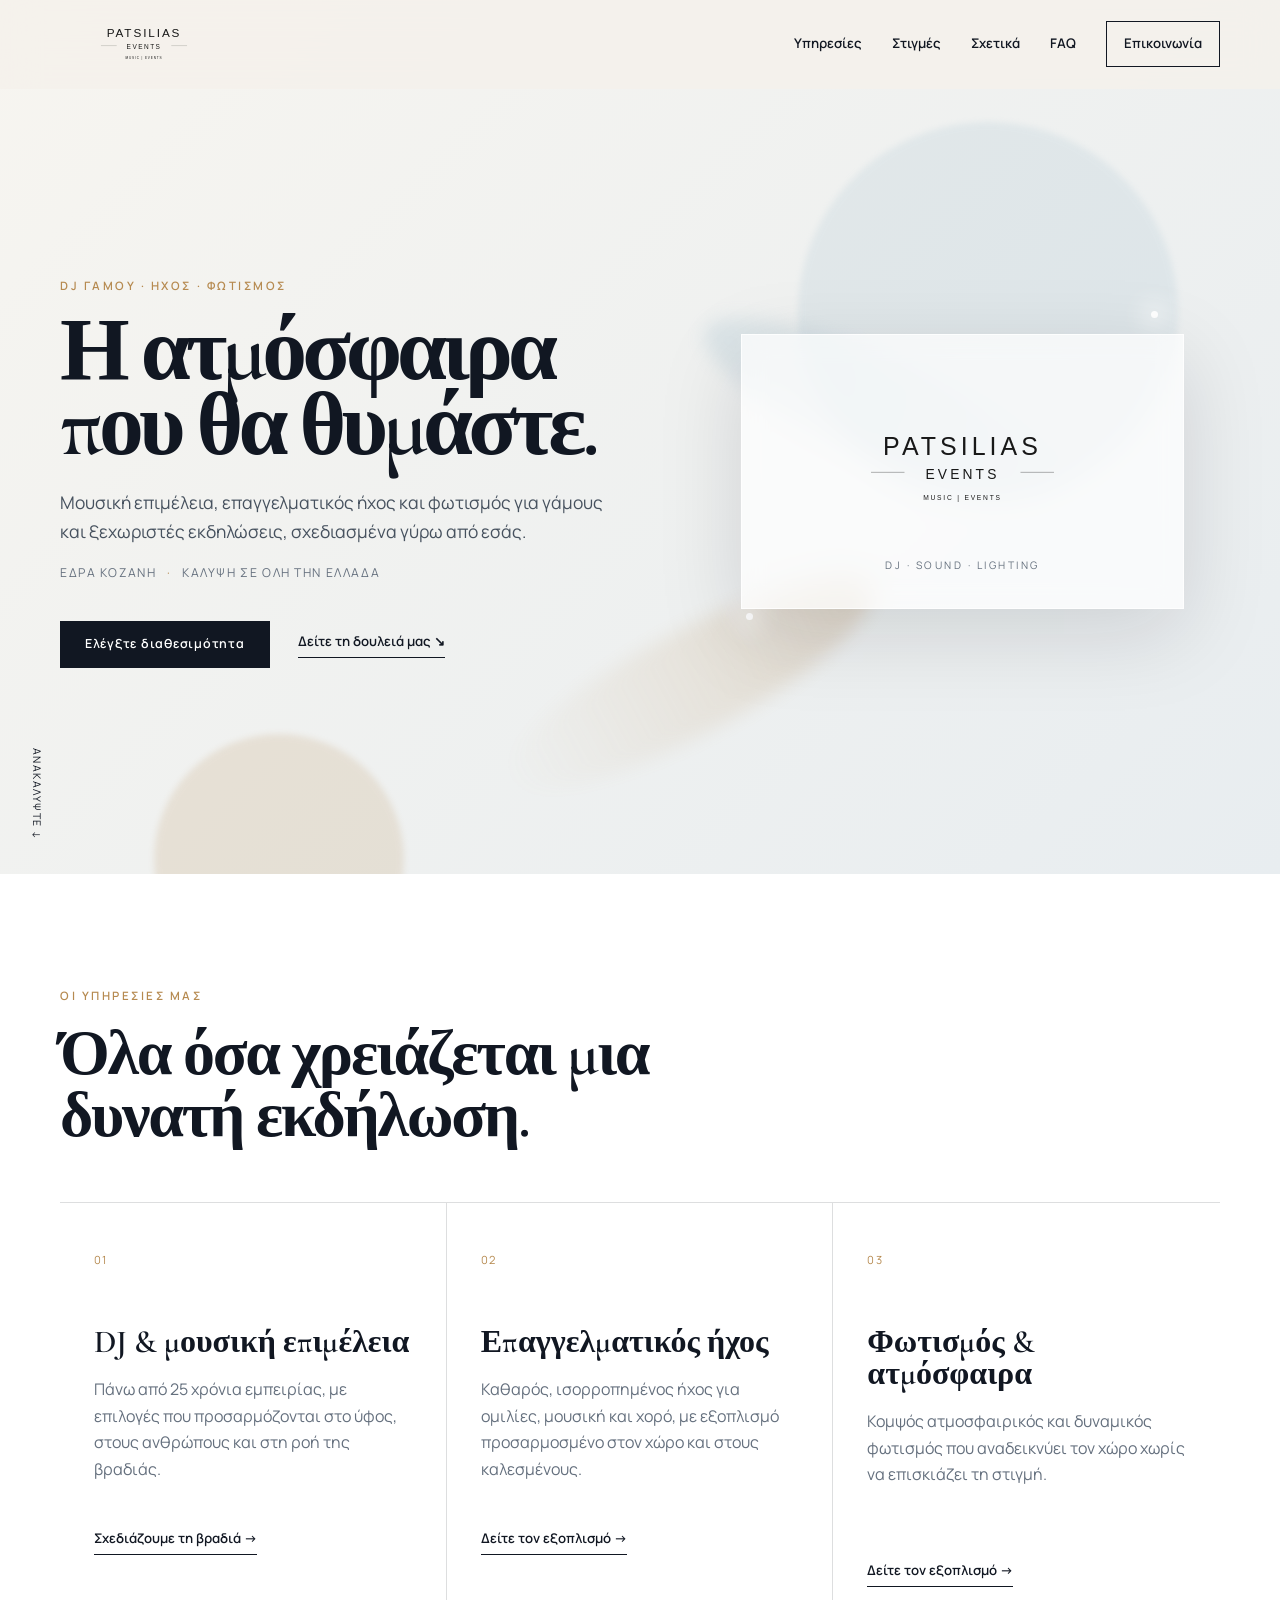
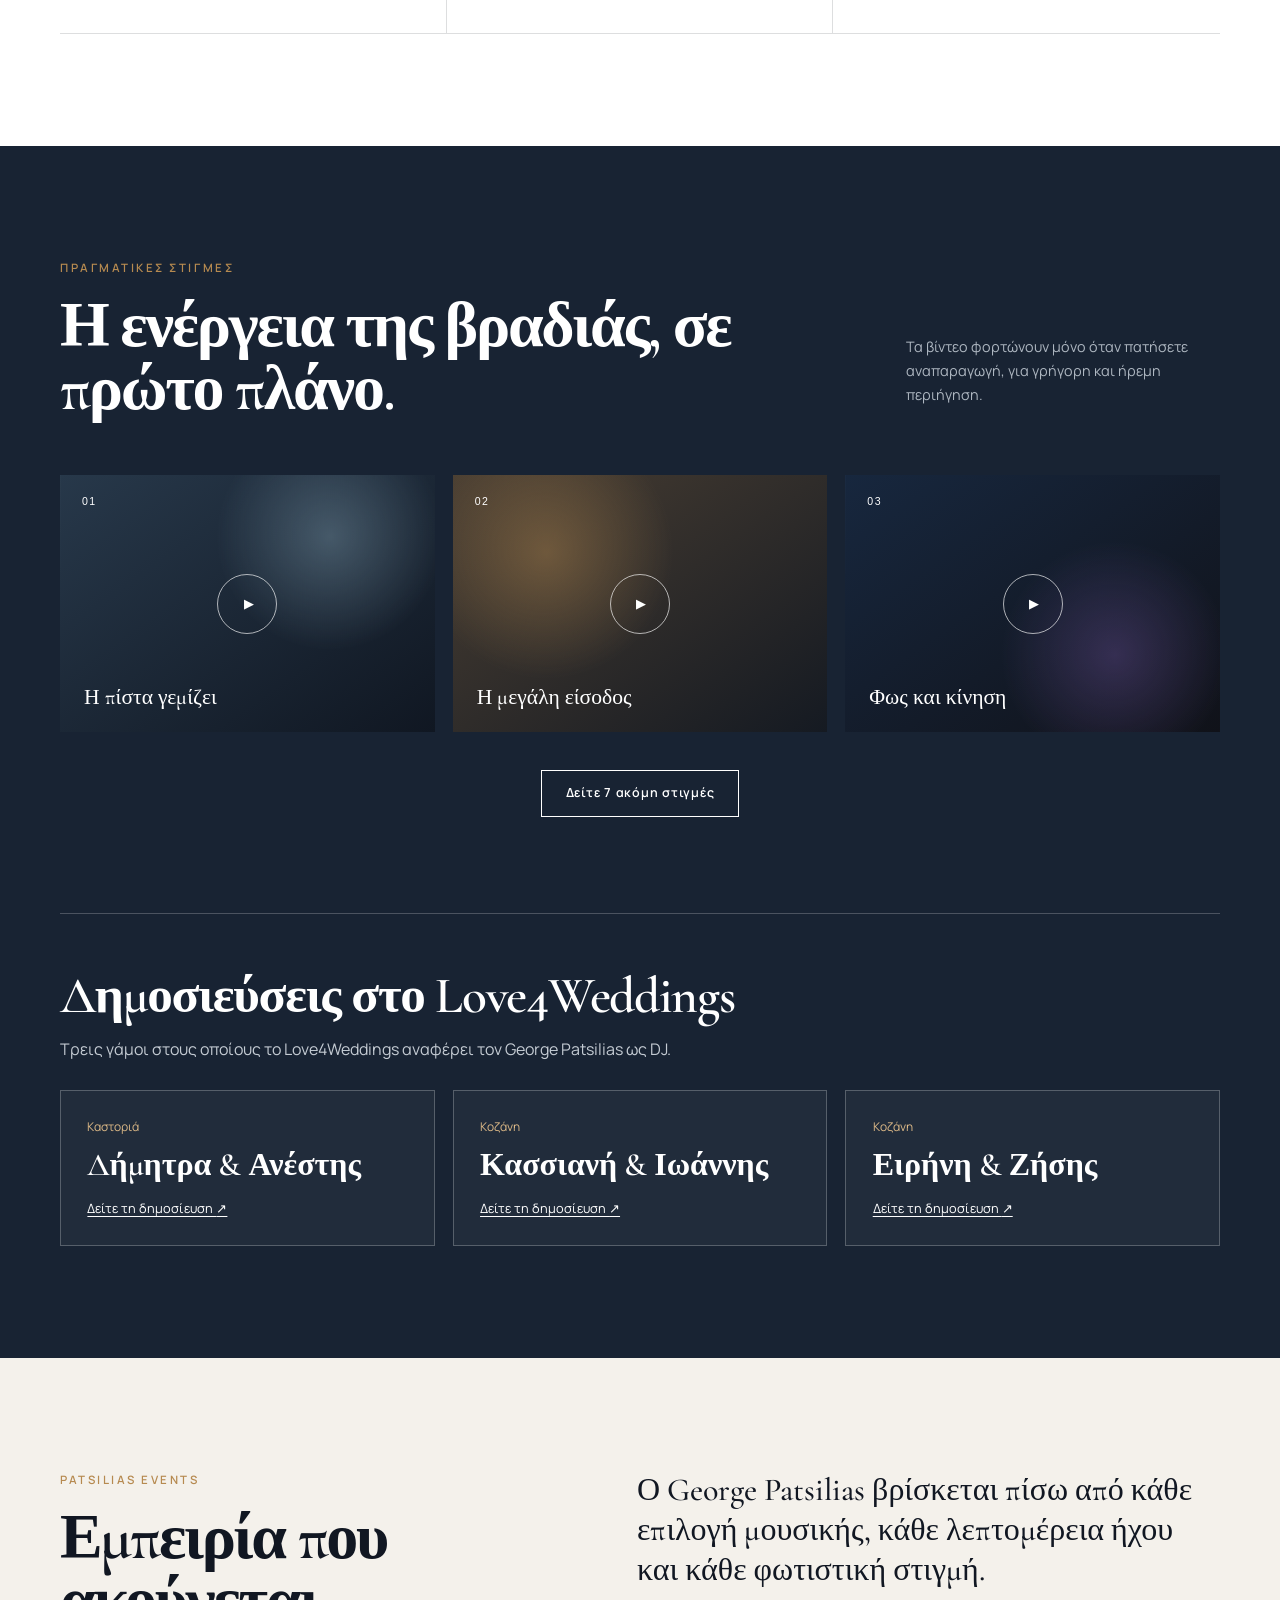
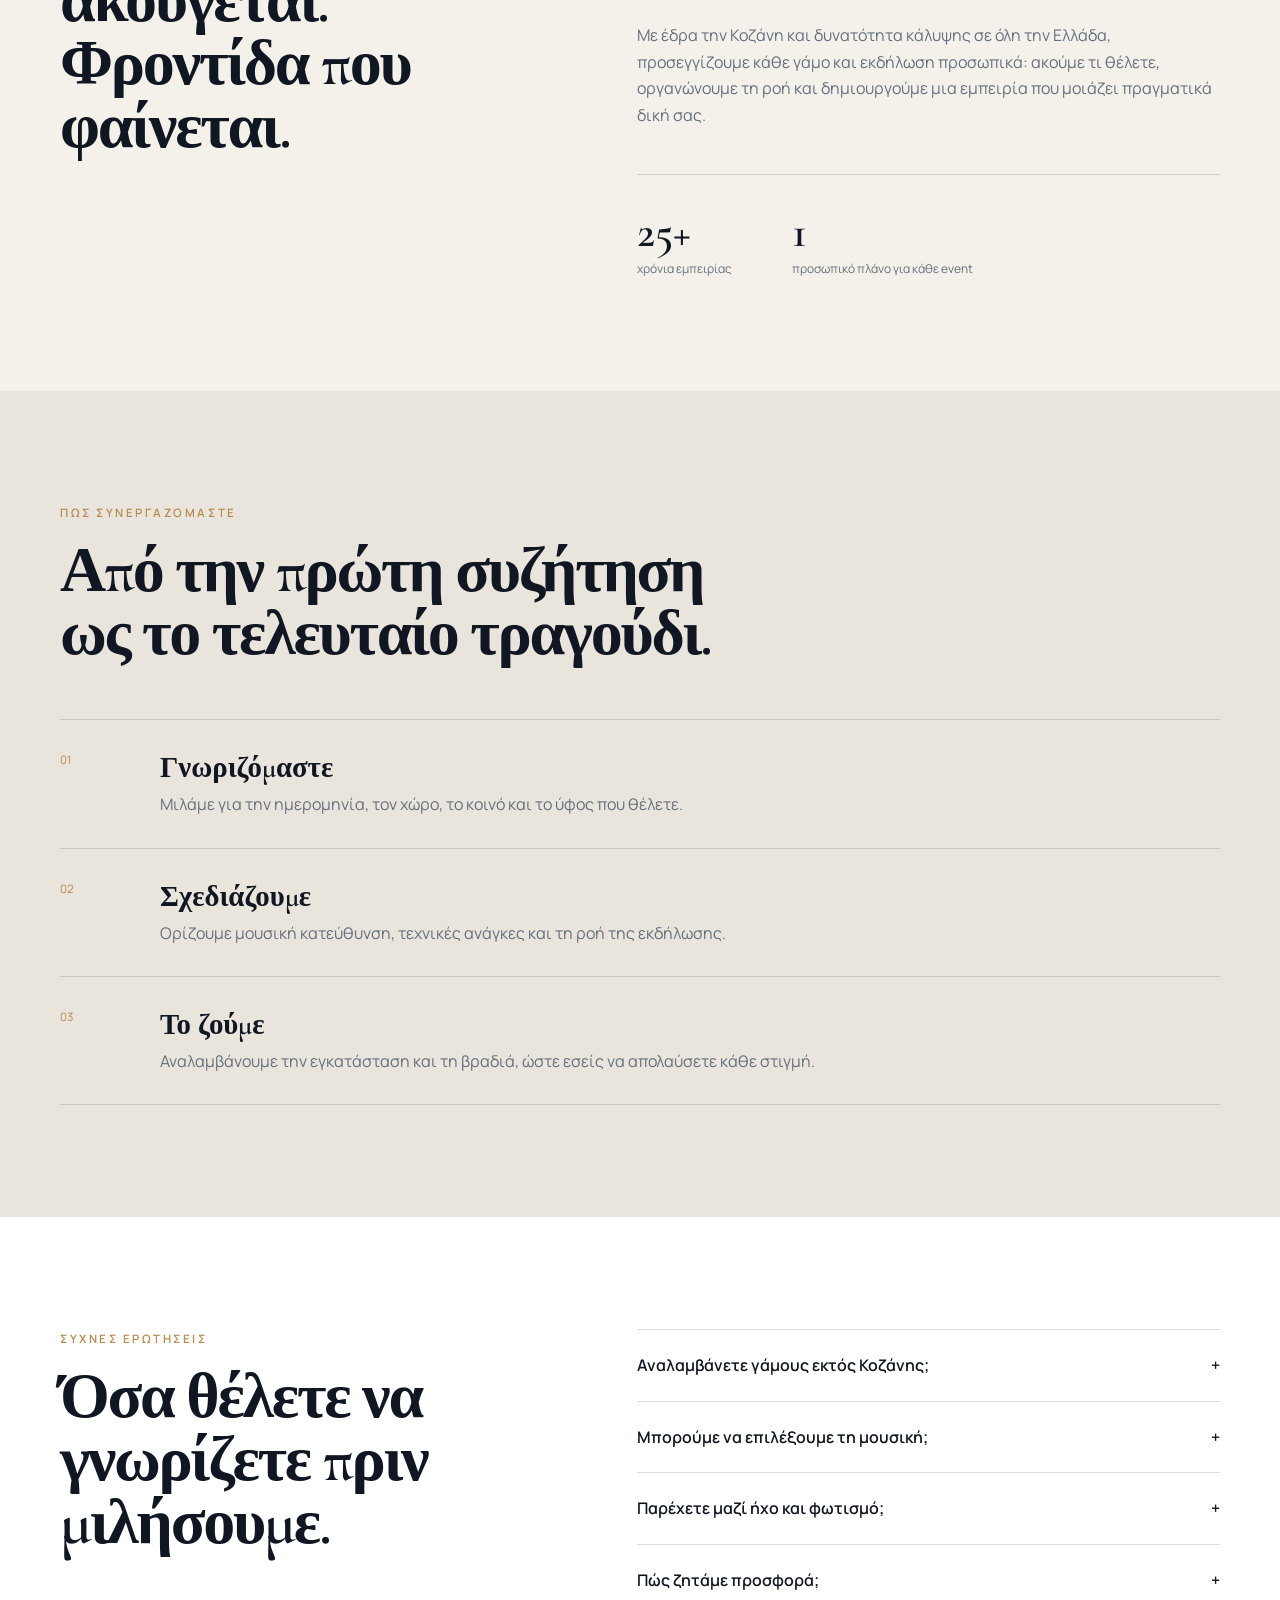
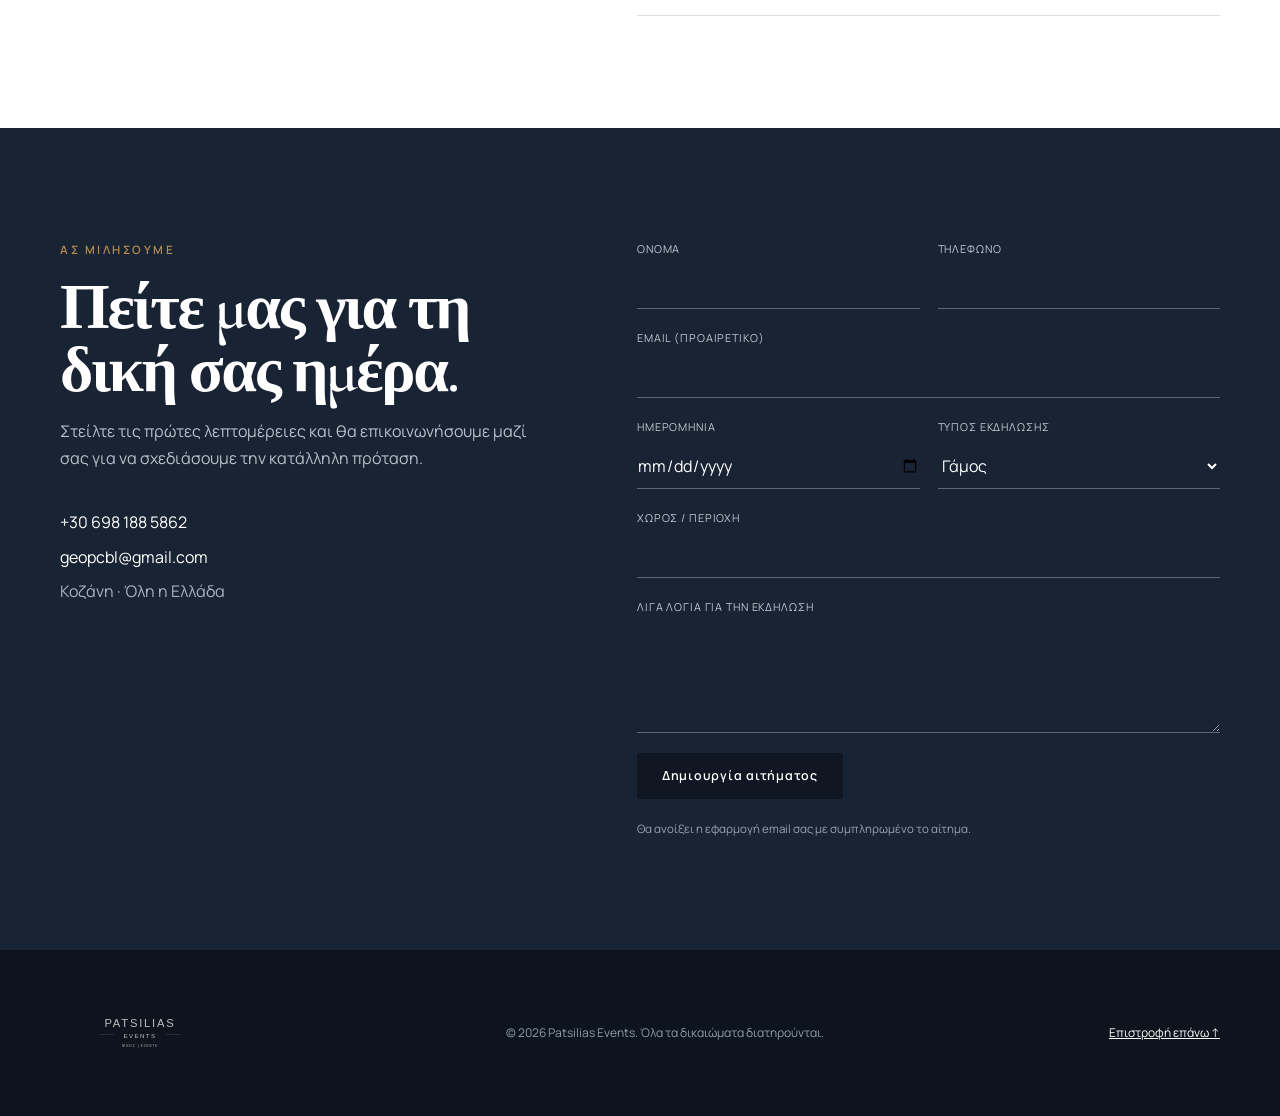
<file: index.html>
<!doctype html>
<html lang="el">
<head>
  <meta charset="utf-8">
  <meta name="viewport" content="width=device-width,initial-scale=1">
  <meta name="description" content="DJ γάμου στην Κοζάνη, επαγγελματικός ήχος και φωτισμός για γάμους και εκδηλώσεις σε όλη την Ελλάδα. Patsilias Events — 25+ χρόνια εμπειρίας.">
  <meta name="theme-color" content="#111722">
  <meta property="og:type" content="website">
  <meta property="og:locale" content="el_GR">
  <meta property="og:title" content="DJ Γάμου Κοζάνη | Patsilias Events">
  <meta property="og:description" content="Μουσική, ήχος και φωτισμός που δίνουν χαρακτήρα στη δική σας εκδήλωση.">
  <meta property="og:url" content="https://geopat0.github.io/patsiliaseventsgroup/">
  <link rel="canonical" href="https://geopat0.github.io/patsiliaseventsgroup/">
  <link rel="icon" href="favicon.svg" type="image/svg+xml">
  <link rel="preconnect" href="https://fonts.googleapis.com">
  <link rel="preconnect" href="https://fonts.gstatic.com" crossorigin>
  <link href="https://fonts.googleapis.com/css2?family=Cormorant+Garamond:wght@500;600&amp;family=Manrope:wght@400;500;600&amp;display=swap" rel="stylesheet">
  <link rel="stylesheet" href="styles.css?v=publications">
  <title>DJ Γάμου Κοζάνη | Patsilias Events</title>
  <script type="application/ld+json">
  {"@context":"https://schema.org","@type":"ProfessionalService","name":"Patsilias Events","url":"https://geopat0.github.io/patsiliaseventsgroup/","telephone":"+306981885862","email":"geopcbl@gmail.com","founder":{"@type":"Person","name":"George Patsilias"},"address":{"@type":"PostalAddress","addressLocality":"Κοζάνη","addressCountry":"GR"},"areaServed":{"@type":"Country","name":"Ελλάδα"},"description":"DJ γάμου, επαγγελματικός ήχος και φωτισμός για γάμους και εκδηλώσεις."}
  </script>
</head>
<body>
  <a class="skip-link" href="#main">Μετάβαση στο περιεχόμενο</a>
  <header class="site-header" data-header>
    <div class="container nav-wrap">
      <a class="brand" href="#home" aria-label="Patsilias Events — Αρχική"><img src="patsilias-events-logo.svg" width="1600" height="700" alt="Patsilias Events — Music | Events"></a>
      <button class="nav-toggle" type="button" aria-label="Άνοιγμα μενού" aria-controls="primary-nav" aria-expanded="false" data-nav-toggle><span></span><span></span></button>
      <nav id="primary-nav" class="primary-nav" aria-label="Κύρια πλοήγηση" data-nav>
        <a href="#services">Υπηρεσίες</a><a href="#work">Στιγμές</a><a href="#about">Σχετικά</a><a href="#faq">FAQ</a><a class="nav-cta" href="#contact">Επικοινωνία</a>
      </nav>
    </div>
  </header>
  <main id="main">
    <section class="hero" id="home">
      <div class="hero-orb hero-orb-blue" aria-hidden="true"></div><div class="hero-orb hero-orb-gold" aria-hidden="true"></div>
      <div class="container hero-grid">
        <div class="hero-copy reveal">
          <p class="eyebrow">DJ ΓΑΜΟΥ · ΗΧΟΣ · ΦΩΤΙΣΜΟΣ</p><h1>Η ατμόσφαιρα που θα θυμάστε.</h1>
          <p class="hero-lead">Μουσική επιμέλεια, επαγγελματικός ήχος και φωτισμός για γάμους και ξεχωριστές εκδηλώσεις, σχεδιασμένα γύρω από εσάς.</p>
          <p class="location-line">Έδρα Κοζάνη <span>·</span> Κάλυψη σε όλη την Ελλάδα</p>
          <div class="hero-actions"><a class="button button-primary" href="#contact">Ελέγξτε διαθεσιμότητα</a><a class="text-link" href="#work">Δείτε τη δουλειά μας <span aria-hidden="true">↘</span></a></div>
        </div>
        <div class="hero-stage reveal" aria-label="Patsilias Events — DJ, Sound, Lighting">
          <div class="beam beam-blue" aria-hidden="true"></div><div class="beam beam-gold" aria-hidden="true"></div><div class="spark spark-one" aria-hidden="true"></div><div class="spark spark-two" aria-hidden="true"></div>
          <div class="logo-card"><img src="patsilias-events-logo.svg" width="1600" height="700" alt="Patsilias Events — Music | Events"><p>DJ · SOUND · LIGHTING</p></div>
        </div>
      </div>
      <a class="scroll-cue" href="#services">Ανακαλύψτε <span aria-hidden="true">↓</span></a>
    </section>
    <section class="section services" id="services"><div class="container">
      <div class="section-heading reveal"><p class="eyebrow">ΟΙ ΥΠΗΡΕΣΙΕΣ ΜΑΣ</p><h2>Όλα όσα χρειάζεται μια δυνατή εκδήλωση.</h2></div>
      <div class="service-grid">
        <article class="service-card reveal"><span class="service-number">01</span><h3>DJ &amp; μουσική επιμέλεια</h3><p>Πάνω από 25 χρόνια εμπειρίας, με επιλογές που προσαρμόζονται στο ύφος, στους ανθρώπους και στη ροή της βραδιάς.</p><a class="text-link" href="#contact">Σχεδιάζουμε τη βραδιά <span aria-hidden="true">→</span></a></article>
        <article class="service-card reveal"><span class="service-number">02</span><h3>Επαγγελματικός ήχος</h3><p>Καθαρός, ισορροπημένος ήχος για ομιλίες, μουσική και χορό, με εξοπλισμό προσαρμοσμένο στον χώρο και στους καλεσμένους.</p><a class="text-link" href="sound_equipment.html">Δείτε τον εξοπλισμό <span aria-hidden="true">→</span></a></article>
        <article class="service-card reveal"><span class="service-number">03</span><h3>Φωτισμός &amp; ατμόσφαιρα</h3><p>Κομψός ατμοσφαιρικός και δυναμικός φωτισμός που αναδεικνύει τον χώρο χωρίς να επισκιάζει τη στιγμή.</p><a class="text-link" href="lighting_equipment.html">Δείτε τον εξοπλισμό <span aria-hidden="true">→</span></a></article>
      </div>
    </div></section>
    <section class="section work" id="work"><div class="container">
      <div class="section-heading split-heading reveal"><div><p class="eyebrow">ΠΡΑΓΜΑΤΙΚΕΣ ΣΤΙΓΜΕΣ</p><h2>Η ενέργεια της βραδιάς, σε πρώτο πλάνο.</h2></div><p>Τα βίντεο φορτώνουν μόνο όταν πατήσετε αναπαραγωγή, για γρήγορη και ήρεμη περιήγηση.</p></div>
      <div class="video-grid" data-video-grid>
        <article class="video-card reveal" data-video-id="1172893159"><button class="video-poster" type="button" aria-label="Αναπαραγωγή βίντεο: Η πίστα γεμίζει"><span class="video-index">01</span><span class="play"><span aria-hidden="true">▶</span></span><span class="video-title">Η πίστα γεμίζει</span></button></article>
        <article class="video-card reveal" data-video-id="1172895826"><button class="video-poster tone-gold" type="button" aria-label="Αναπαραγωγή βίντεο: Η μεγάλη είσοδος"><span class="video-index">02</span><span class="play"><span aria-hidden="true">▶</span></span><span class="video-title">Η μεγάλη είσοδος</span></button></article>
        <article class="video-card reveal" data-video-id="1172895508"><button class="video-poster tone-night" type="button" aria-label="Αναπαραγωγή βίντεο: Φως και κίνηση"><span class="video-index">03</span><span class="play"><span aria-hidden="true">▶</span></span><span class="video-title">Φως και κίνηση</span></button></article>
        <article class="video-card extra-video" data-video-id="1172895285" hidden><button class="video-poster tone-night" type="button" aria-label="Αναπαραγωγή βίντεο: Μια αξέχαστη βραδιά"><span class="video-index">04</span><span class="play"><span aria-hidden="true">▶</span></span><span class="video-title">Μια αξέχαστη βραδιά</span></button></article>
        <article class="video-card extra-video" data-video-id="1172895163" hidden><button class="video-poster" type="button" aria-label="Αναπαραγωγή βίντεο: Ρυθμός και χαμόγελα"><span class="video-index">05</span><span class="play"><span aria-hidden="true">▶</span></span><span class="video-title">Ρυθμός και χαμόγελα</span></button></article>
        <article class="video-card extra-video" data-video-id="1172894648" hidden><button class="video-poster tone-gold" type="button" aria-label="Αναπαραγωγή βίντεο: Στιγμές γιορτής"><span class="video-index">06</span><span class="play"><span aria-hidden="true">▶</span></span><span class="video-title">Στιγμές γιορτής</span></button></article>
        <article class="video-card extra-video" data-video-id="1172895394" hidden><button class="video-poster tone-gold" type="button" aria-label="Αναπαραγωγή βίντεο: Μαζί στην πίστα"><span class="video-index">07</span><span class="play"><span aria-hidden="true">▶</span></span><span class="video-title">Μαζί στην πίστα</span></button></article>
        <article class="video-card extra-video" data-video-id="1172893356" hidden><button class="video-poster tone-night" type="button" aria-label="Αναπαραγωγή βίντεο: Η μουσική της στιγμής"><span class="video-index">08</span><span class="play"><span aria-hidden="true">▶</span></span><span class="video-title">Η μουσική της στιγμής</span></button></article>
        <article class="video-card extra-video" data-video-id="1172894004" hidden><button class="video-poster" type="button" aria-label="Αναπαραγωγή βίντεο: Κάθε στιγμή μετρά"><span class="video-index">09</span><span class="play"><span aria-hidden="true">▶</span></span><span class="video-title">Κάθε στιγμή μετρά</span></button></article>
        <article class="video-card extra-video" data-video-id="1172895078" hidden><button class="video-poster tone-night" type="button" aria-label="Αναπαραγωγή βίντεο: Το τελευταίο τραγούδι"><span class="video-index">10</span><span class="play"><span aria-hidden="true">▶</span></span><span class="video-title">Το τελευταίο τραγούδι</span></button></article>
      </div>
      <div class="center reveal"><button class="button button-ghost" type="button" data-show-videos aria-expanded="false">Δείτε 7 ακόμη στιγμές</button></div>
      <section class="press-coverage" id="publications" aria-labelledby="publications-title">
        <h3 id="publications-title">Δημοσιεύσεις στο Love4Weddings</h3>
        <p class="press-intro">Τρεις γάμοι στους οποίους το Love4Weddings αναφέρει τον George Patsilias ως DJ.</p>
        <ul class="press-grid" role="list">
          <li>
            <a class="press-link" href="https://www.love4weddings.gr/wedding-video-full-romance-kastoria/">
              <span class="press-location">Καστοριά</span>
              <span class="press-couple">Δήμητρα &amp; Ανέστης</span>
              <span class="press-action">Δείτε τη δημοσίευση <span aria-hidden="true">↗</span></span>
            </a>
          </li>
          <li>
            <a class="press-link" href="https://www.love4weddings.gr/romantic-summer-wedding-lovely-details/">
              <span class="press-location">Κοζάνη</span>
              <span class="press-couple">Κασσιανή &amp; Ιωάννης</span>
              <span class="press-action">Δείτε τη δημοσίευση <span aria-hidden="true">↗</span></span>
            </a>
          </li>
          <li>
            <a class="press-link" href="https://www.love4weddings.gr/romantic-summer-wedding-kozani-baby-breath/">
              <span class="press-location">Κοζάνη</span>
              <span class="press-couple">Ειρήνη &amp; Ζήσης</span>
              <span class="press-action">Δείτε τη δημοσίευση <span aria-hidden="true">↗</span></span>
            </a>
          </li>
        </ul>
      </section>
    </div></section>
    <section class="section about" id="about"><div class="container about-grid">
      <div class="section-heading reveal"><p class="eyebrow">PATSILIAS EVENTS</p><h2>Εμπειρία που ακούγεται. Φροντίδα που φαίνεται.</h2></div>
      <div class="about-copy reveal"><p class="lead">Ο George Patsilias βρίσκεται πίσω από κάθε επιλογή μουσικής, κάθε λεπτομέρεια ήχου και κάθε φωτιστική στιγμή.</p><p>Με έδρα την Κοζάνη και δυνατότητα κάλυψης σε όλη την Ελλάδα, προσεγγίζουμε κάθε γάμο και εκδήλωση προσωπικά: ακούμε τι θέλετε, οργανώνουμε τη ροή και δημιουργούμε μια εμπειρία που μοιάζει πραγματικά δική σας.</p><div class="facts"><div><strong>25+</strong><span>χρόνια εμπειρίας</span></div><div><strong>1</strong><span>προσωπικό πλάνο για κάθε event</span></div></div></div>
    </div></section>
    <section class="section process"><div class="container">
      <div class="section-heading reveal"><p class="eyebrow">ΠΩΣ ΣΥΝΕΡΓΑΖΟΜΑΣΤΕ</p><h2>Από την πρώτη συζήτηση ως το τελευταίο τραγούδι.</h2></div>
      <ol class="process-list"><li class="reveal"><span>01</span><div><h3>Γνωριζόμαστε</h3><p>Μιλάμε για την ημερομηνία, τον χώρο, το κοινό και το ύφος που θέλετε.</p></div></li><li class="reveal"><span>02</span><div><h3>Σχεδιάζουμε</h3><p>Ορίζουμε μουσική κατεύθυνση, τεχνικές ανάγκες και τη ροή της εκδήλωσης.</p></div></li><li class="reveal"><span>03</span><div><h3>Το ζούμε</h3><p>Αναλαμβάνουμε την εγκατάσταση και τη βραδιά, ώστε εσείς να απολαύσετε κάθε στιγμή.</p></div></li></ol>
    </div></section>
    <section class="section faq" id="faq"><div class="container faq-grid">
      <div class="section-heading reveal"><p class="eyebrow">ΣΥΧΝΕΣ ΕΡΩΤΗΣΕΙΣ</p><h2>Όσα θέλετε να γνωρίζετε πριν μιλήσουμε.</h2></div>
      <div class="accordion reveal"><details><summary>Αναλαμβάνετε γάμους εκτός Κοζάνης;</summary><p>Ναι. Η έδρα μας είναι στην Κοζάνη, αλλά καλύπτουμε γάμους και εκδηλώσεις σε όλη την Ελλάδα, κατόπιν συνεννόησης.</p></details><details><summary>Μπορούμε να επιλέξουμε τη μουσική;</summary><p>Βεβαίως. Συζητάμε τα αγαπημένα σας είδη, τα τραγούδια που δεν πρέπει να λείψουν και όσα θέλετε να αποφύγουμε.</p></details><details><summary>Παρέχετε μαζί ήχο και φωτισμό;</summary><p>Ναι. Η πρόταση προσαρμόζεται στον χώρο και στο μέγεθος της εκδήλωσης, με δυνατότητα συνδυασμού DJ, ήχου και φωτισμού.</p></details><details><summary>Πώς ζητάμε προσφορά;</summary><p>Στείλτε ημερομηνία, χώρο και τύπο εκδήλωσης από τη φόρμα ή καλέστε μας. Θα απαντήσουμε με τις κατάλληλες επιλογές.</p></details></div>
    </div></section>
    <section class="section contact" id="contact"><div class="container contact-grid">
      <div class="contact-copy reveal"><p class="eyebrow">ΑΣ ΜΙΛΗΣΟΥΜΕ</p><h2>Πείτε μας για τη δική σας ημέρα.</h2><p>Στείλτε τις πρώτες λεπτομέρειες και θα επικοινωνήσουμε μαζί σας για να σχεδιάσουμε την κατάλληλη πρόταση.</p><div class="contact-links"><a href="tel:+306981885862">+30 698 188 5862</a><a href="mailto:geopcbl@gmail.com">geopcbl@gmail.com</a><span>Κοζάνη · Όλη η Ελλάδα</span></div></div>
      <form class="contact-form reveal" data-contact-form action="mailto:geopcbl@gmail.com" method="post" enctype="text/plain">
        <div class="field-row">
          <label>Όνομα<input type="text" name="name" autocomplete="name" maxlength="120" required></label>
          <label>Τηλέφωνο<input type="tel" name="phone" autocomplete="tel" maxlength="40" required></label>
        </div>
        <label>Email (προαιρετικό)<input type="email" name="email" autocomplete="email" maxlength="254"></label>
        <div class="field-row">
          <label>Ημερομηνία<input type="date" name="date"></label>
          <label>Τύπος εκδήλωσης
            <select name="event">
              <option value="Γάμος">Γάμος</option>
              <option value="Βάπτιση">Βάπτιση</option>
              <option value="Ιδιωτική εκδήλωση">Ιδιωτική εκδήλωση</option>
              <option value="Εταιρική εκδήλωση">Εταιρική εκδήλωση</option>
            </select>
          </label>
        </div>
        <label>Χώρος / Περιοχή<input type="text" name="venue" maxlength="180"></label>
        <label>Λίγα λόγια για την εκδήλωση<textarea name="message" rows="4" maxlength="3000" required></textarea></label>
        <input type="hidden" name="equipment" data-equipment-field>
        <button class="button button-primary" type="submit">Δημιουργία αιτήματος</button>
        <p class="form-note">Θα ανοίξει η εφαρμογή email σας με συμπληρωμένο το αίτημα.</p>
      </form>
    </div></section>
  </main>
  <footer class="site-footer"><div class="container footer-grid"><img src="patsilias-events-logo.svg" width="1600" height="700" alt="Patsilias Events"><p>© 2026 Patsilias Events. Όλα τα δικαιώματα διατηρούνται.</p><a href="#home">Επιστροφή επάνω ↑</a></div></footer>
  <a class="mobile-call" href="tel:+306981885862" aria-label="Καλέστε την Patsilias Events">Καλέστε μας</a>
  <script src="script.js?v=5" defer></script>
</body></html>
</file>
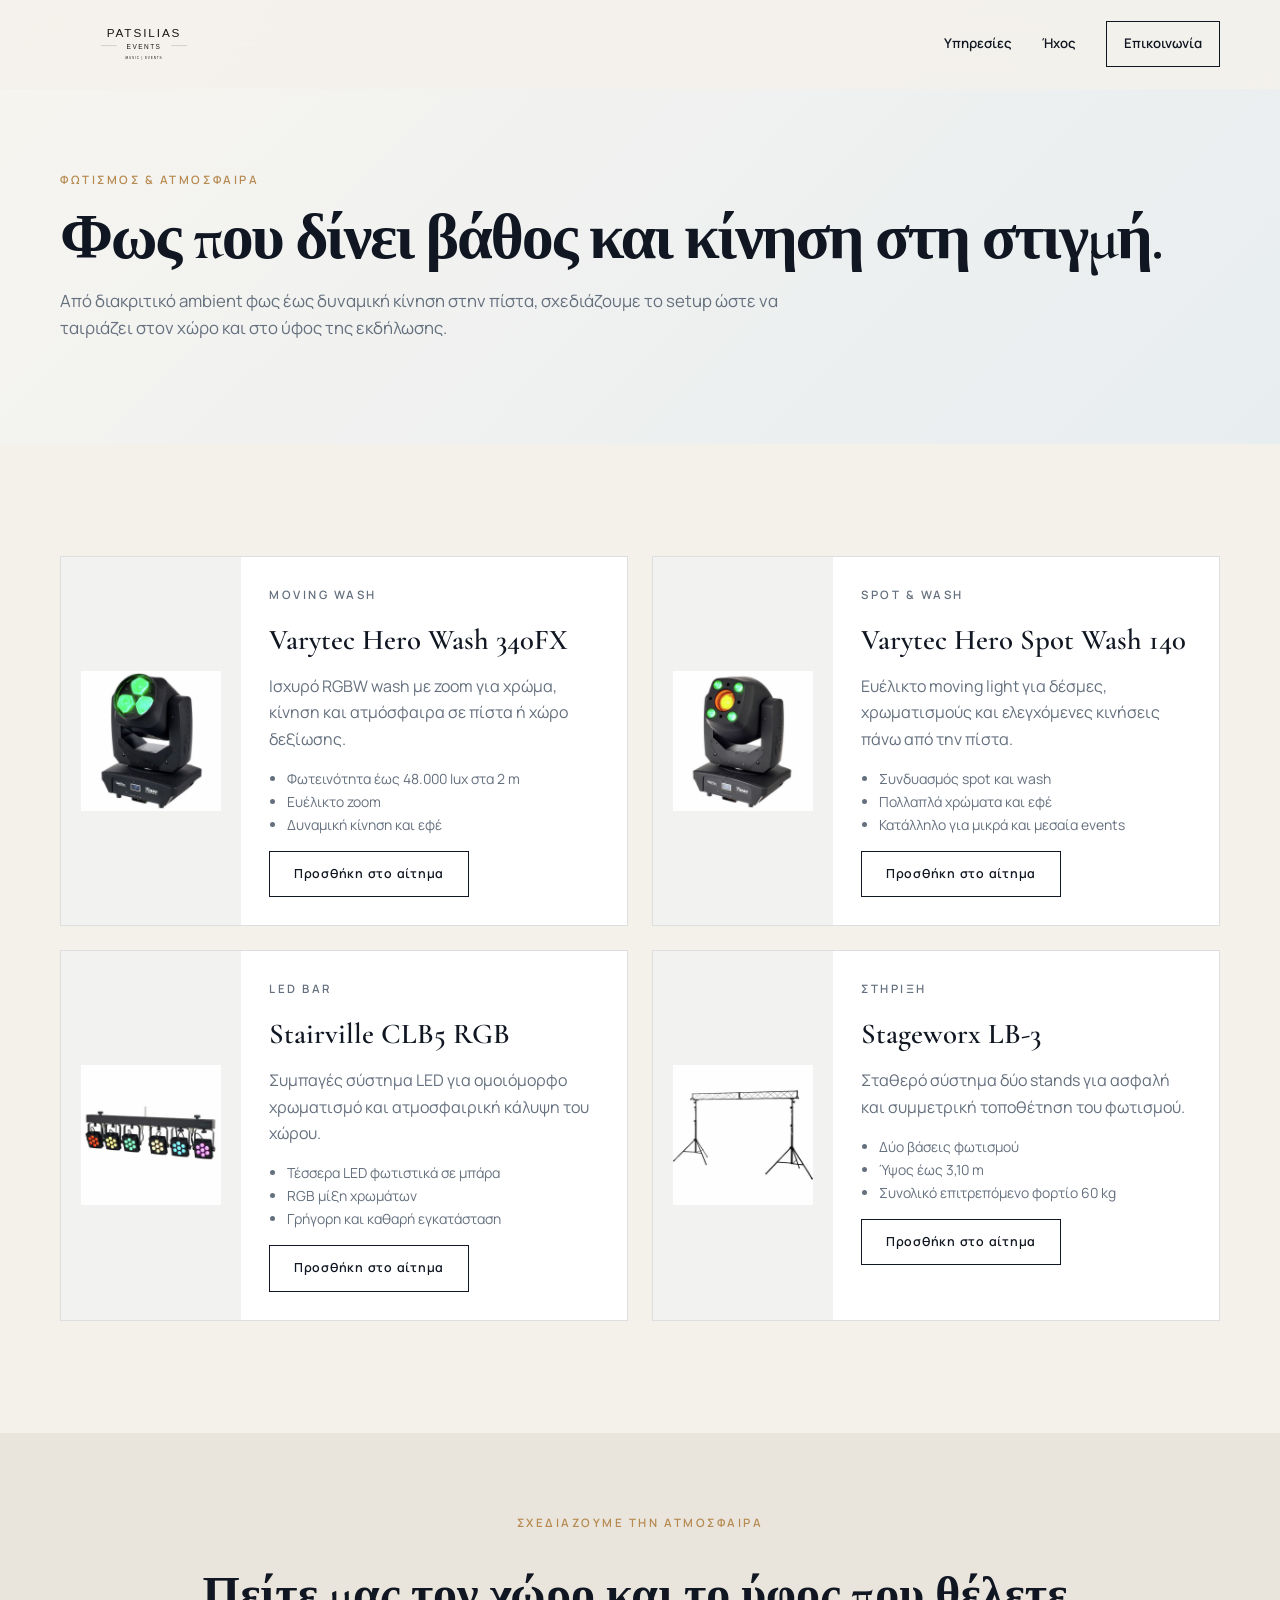
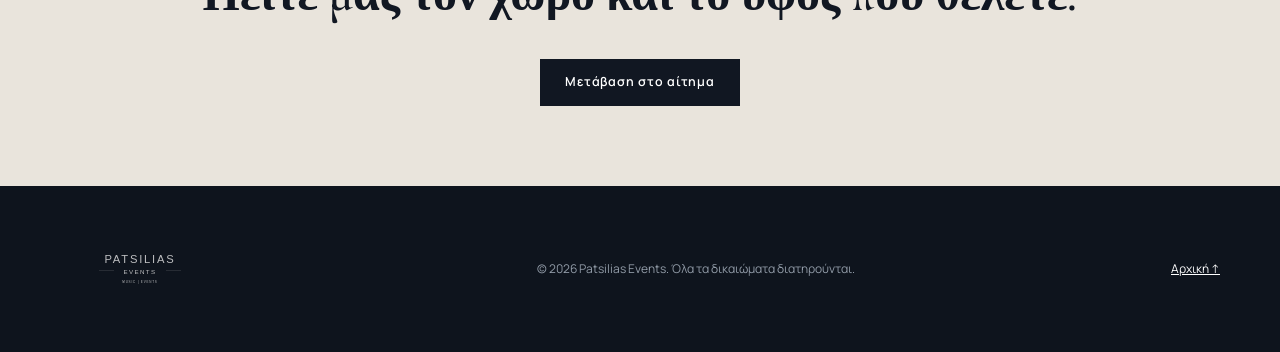
<file: lighting_equipment.html>
<!doctype html><html lang="el"><head>
<meta charset="utf-8"><meta name="viewport" content="width=device-width,initial-scale=1"><meta name="description" content="Επαγγελματικός φωτισμός γάμων και εκδηλώσεων στην Κοζάνη και όλη την Ελλάδα από την Patsilias Events."><meta name="theme-color" content="#111722">
<link rel="canonical" href="https://geopat0.github.io/patsiliaseventsgroup/lighting_equipment.html"><link rel="icon" href="favicon.svg" type="image/svg+xml"><link rel="preconnect" href="https://fonts.googleapis.com"><link rel="preconnect" href="https://fonts.gstatic.com" crossorigin><link href="https://fonts.googleapis.com/css2?family=Cormorant+Garamond:wght@500;600&amp;family=Manrope:wght@400;500;600&amp;display=swap" rel="stylesheet"><link rel="stylesheet" href="styles.css"><title>Φωτισμός Εκδηλώσεων | Patsilias Events</title></head><body>
<a class="skip-link" href="#main">Μετάβαση στο περιεχόμενο</a><header class="site-header" data-header><div class="container nav-wrap"><a class="brand" href="index.html" aria-label="Patsilias Events — Αρχική"><img src="patsilias-events-logo.svg" width="1600" height="700" alt="Patsilias Events — Music | Events"></a><button class="nav-toggle" type="button" aria-label="Άνοιγμα μενού" aria-controls="primary-nav" aria-expanded="false" data-nav-toggle><span></span><span></span></button><nav id="primary-nav" class="primary-nav" aria-label="Κύρια πλοήγηση" data-nav><a href="index.html#services">Υπηρεσίες</a><a href="sound_equipment.html">Ήχος</a><a class="nav-cta" href="index.html#contact">Επικοινωνία</a></nav></div></header>
<main id="main"><section class="page-hero"><div class="container reveal"><p class="eyebrow">ΦΩΤΙΣΜΟΣ &amp; ΑΤΜΟΣΦΑΙΡΑ</p><h1>Φως που δίνει βάθος και κίνηση στη στιγμή.</h1><p>Από διακριτικό ambient φως έως δυναμική κίνηση στην πίστα, σχεδιάζουμε το setup ώστε να ταιριάζει στον χώρο και στο ύφος της εκδήλωσης.</p></div></section>
<section class="section"><div class="container equipment-grid">
<article class="equipment-card reveal"><img src="varytec-hero-wash-340fx.jpg" width="600" height="600" loading="lazy" alt="Varytec Hero Wash 340FX RGBW Zoom"><div class="equipment-body"><p class="eyebrow">MOVING WASH</p><h2>Varytec Hero Wash 340FX</h2><p>Ισχυρό RGBW wash με zoom για χρώμα, κίνηση και ατμόσφαιρα σε πίστα ή χώρο δεξίωσης.</p><ul><li>Φωτεινότητα έως 48.000 lux στα 2 m</li><li>Ευέλικτο zoom</li><li>Δυναμική κίνηση και εφέ</li></ul><button class="button button-ghost equipment-select" type="button" data-equipment="Varytec Hero Wash 340FX" aria-pressed="false">Προσθήκη στο αίτημα</button></div></article>
<article class="equipment-card reveal"><img src="varytec-hero-spot-wash-140.jpg" width="600" height="600" loading="lazy" alt="Varytec Hero Spot Wash 140 moving light"><div class="equipment-body"><p class="eyebrow">SPOT &amp; WASH</p><h2>Varytec Hero Spot Wash 140</h2><p>Ευέλικτο moving light για δέσμες, χρωματισμούς και ελεγχόμενες κινήσεις πάνω από την πίστα.</p><ul><li>Συνδυασμός spot και wash</li><li>Πολλαπλά χρώματα και εφέ</li><li>Κατάλληλο για μικρά και μεσαία events</li></ul><button class="button button-ghost equipment-select" type="button" data-equipment="Varytec Hero Spot Wash 140" aria-pressed="false">Προσθήκη στο αίτημα</button></div></article>
<article class="equipment-card reveal"><img src="stairville-clb5-led-bar.jpg" width="600" height="600" loading="lazy" alt="Stairville CLB5 RGB LED Bar"><div class="equipment-body"><p class="eyebrow">LED BAR</p><h2>Stairville CLB5 RGB</h2><p>Συμπαγές σύστημα LED για ομοιόμορφο χρωματισμό και ατμοσφαιρική κάλυψη του χώρου.</p><ul><li>Τέσσερα LED φωτιστικά σε μπάρα</li><li>RGB μίξη χρωμάτων</li><li>Γρήγορη και καθαρή εγκατάσταση</li></ul><button class="button button-ghost equipment-select" type="button" data-equipment="Stairville CLB5 RGB LED Bar" aria-pressed="false">Προσθήκη στο αίτημα</button></div></article>
<article class="equipment-card reveal"><img src="stageworx-lb3-lighting-stand.jpg" width="600" height="600" loading="lazy" alt="Stageworx LB-3 βάση φωτισμού"><div class="equipment-body"><p class="eyebrow">ΣΤΗΡΙΞΗ</p><h2>Stageworx LB-3</h2><p>Σταθερό σύστημα δύο stands για ασφαλή και συμμετρική τοποθέτηση του φωτισμού.</p><ul><li>Δύο βάσεις φωτισμού</li><li>Ύψος έως 3,10 m</li><li>Συνολικό επιτρεπόμενο φορτίο 60 kg</li></ul><button class="button button-ghost equipment-select" type="button" data-equipment="Stageworx LB-3 Lighting Stand Set" aria-pressed="false">Προσθήκη στο αίτημα</button></div></article>
</div></section><section class="equipment-cta"><div class="container"><p class="eyebrow">ΣΧΕΔΙΑΖΟΥΜΕ ΤΗΝ ΑΤΜΟΣΦΑΙΡΑ</p><h2>Πείτε μας τον χώρο και το ύφος που θέλετε.</h2><a class="button button-primary" href="index.html#contact" data-equipment-cta>Μετάβαση στο αίτημα</a></div></section></main>
<footer class="site-footer"><div class="container footer-grid"><img src="patsilias-events-logo.svg" width="1600" height="700" alt="Patsilias Events"><p>© 2026 Patsilias Events. Όλα τα δικαιώματα διατηρούνται.</p><a href="index.html">Αρχική ↑</a></div></footer><script src="script.js?v=4" defer></script></body></html>
</file>
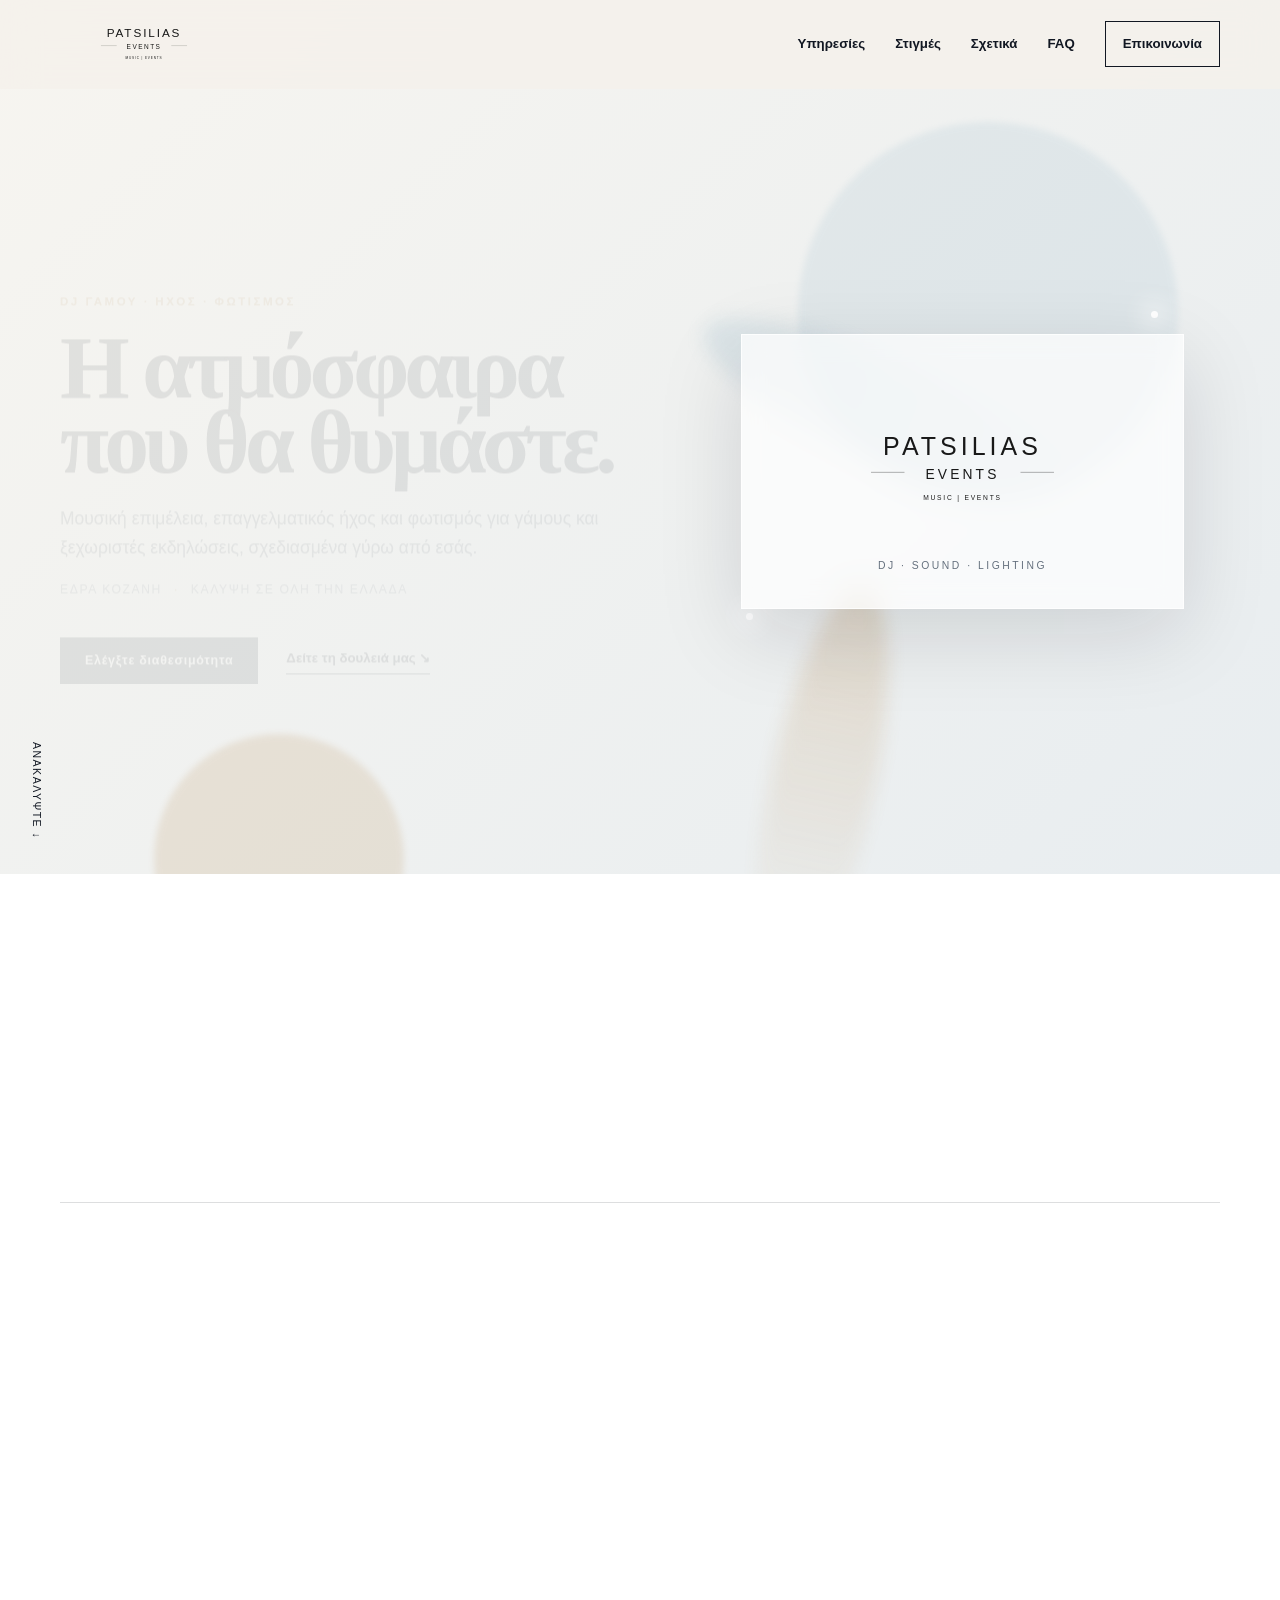
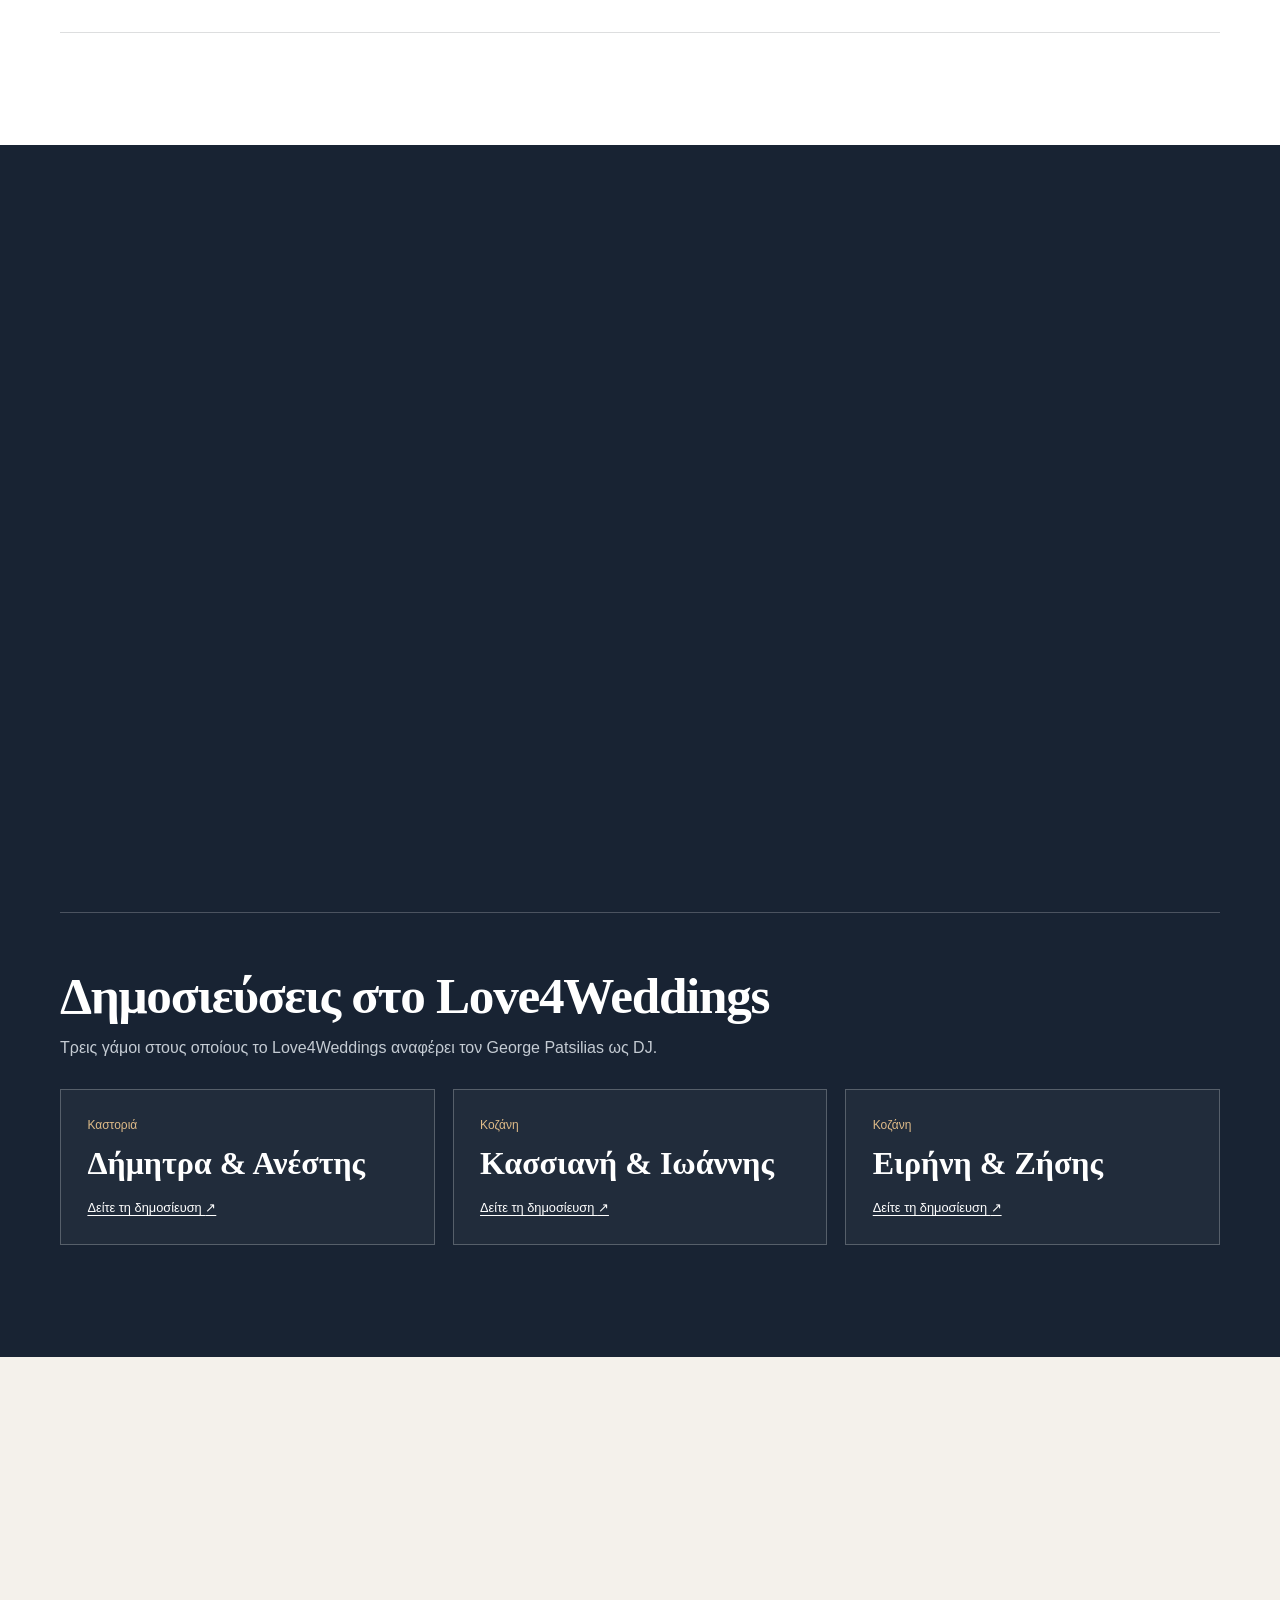
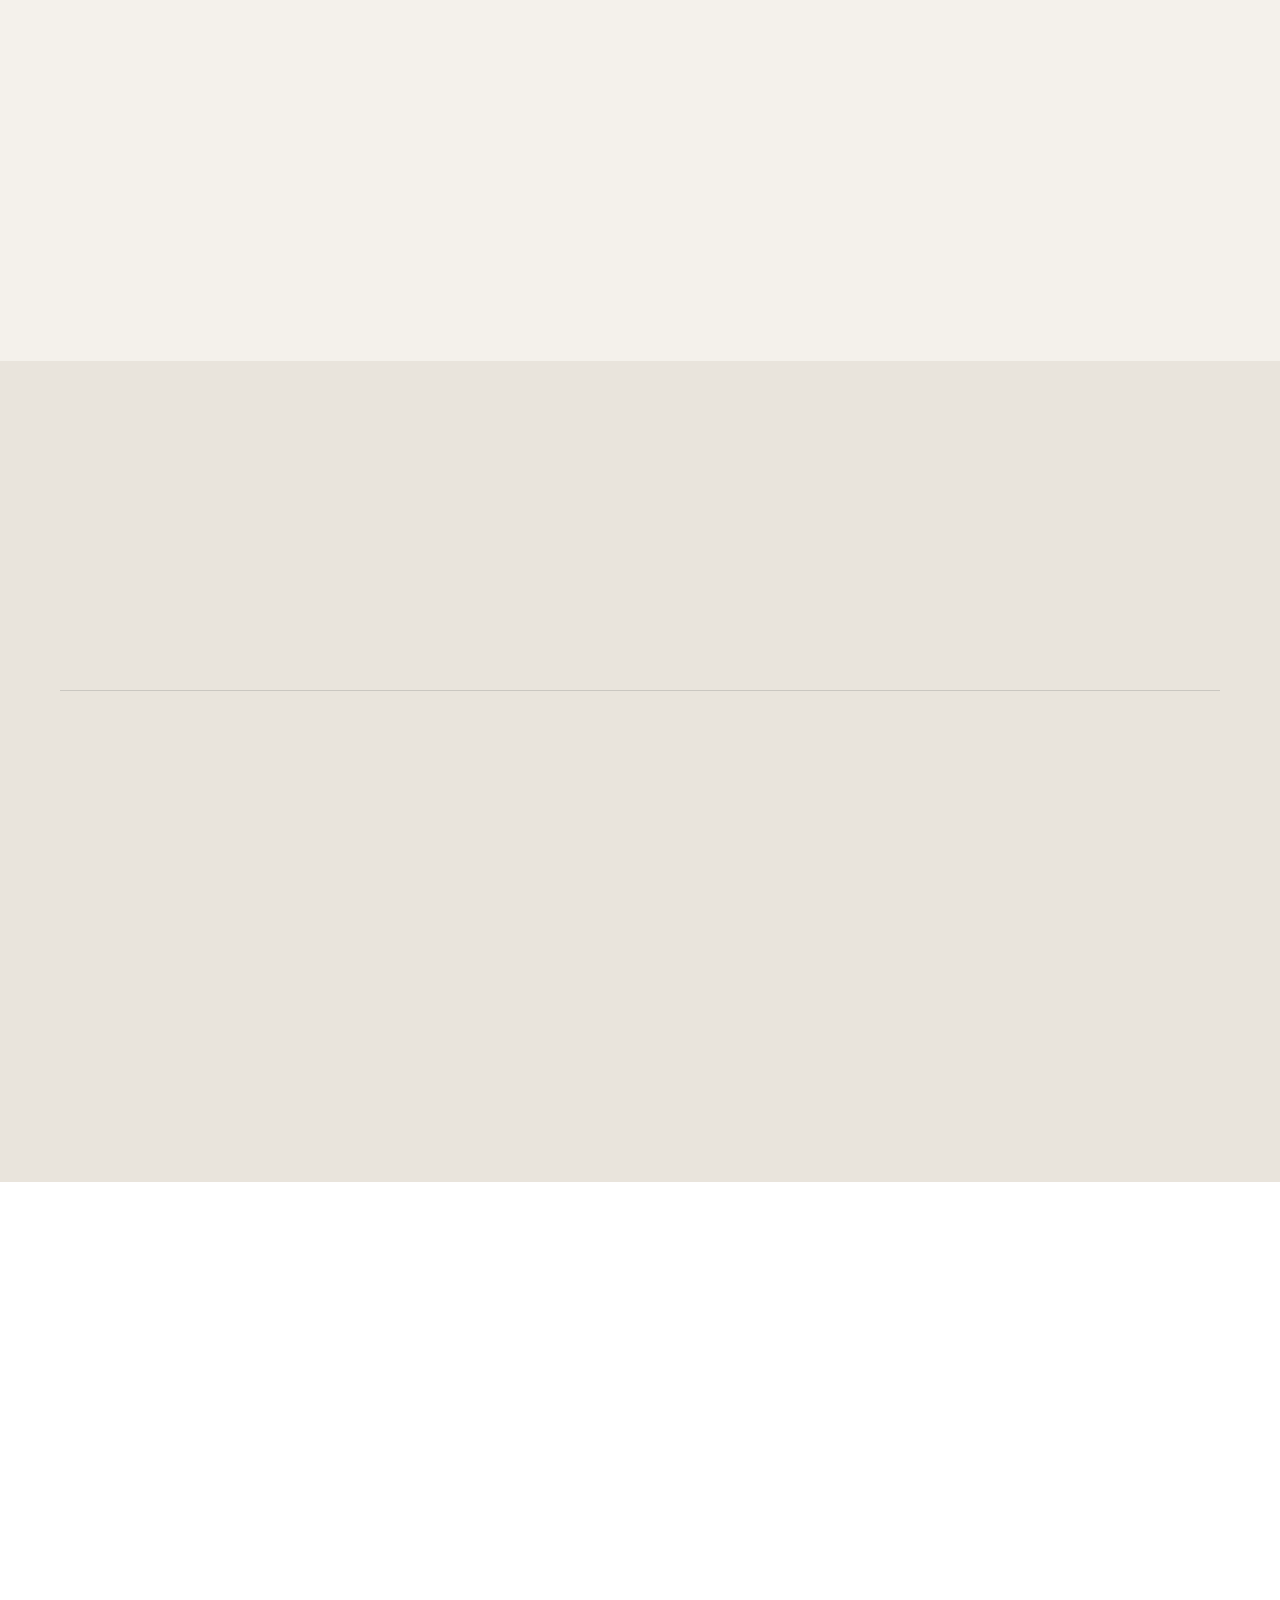
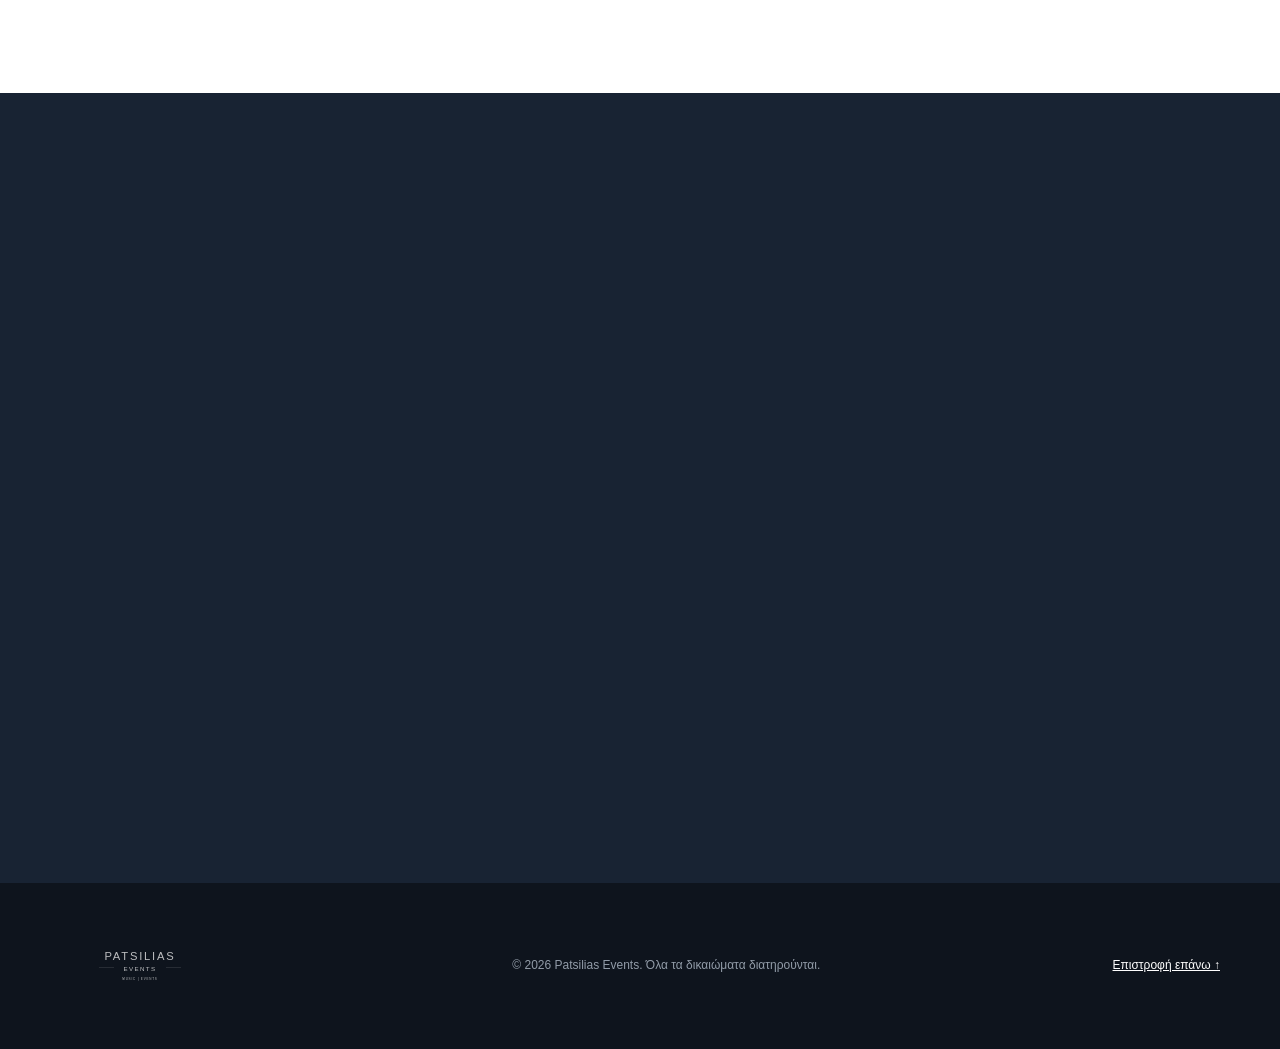
<file: patsilias_events_bootstrap.html>
<!doctype html>
<html lang="el"><head><meta charset="utf-8"><meta name="viewport" content="width=device-width,initial-scale=1"><meta http-equiv="refresh" content="0;url=index.html"><link rel="canonical" href="https://geopat0.github.io/patsiliaseventsgroup/"><title>Patsilias Events</title></head><body><p>Η σελίδα μεταφέρθηκε στην <a href="index.html">αρχική σελίδα της Patsilias Events</a>.</p></body></html>
</file>
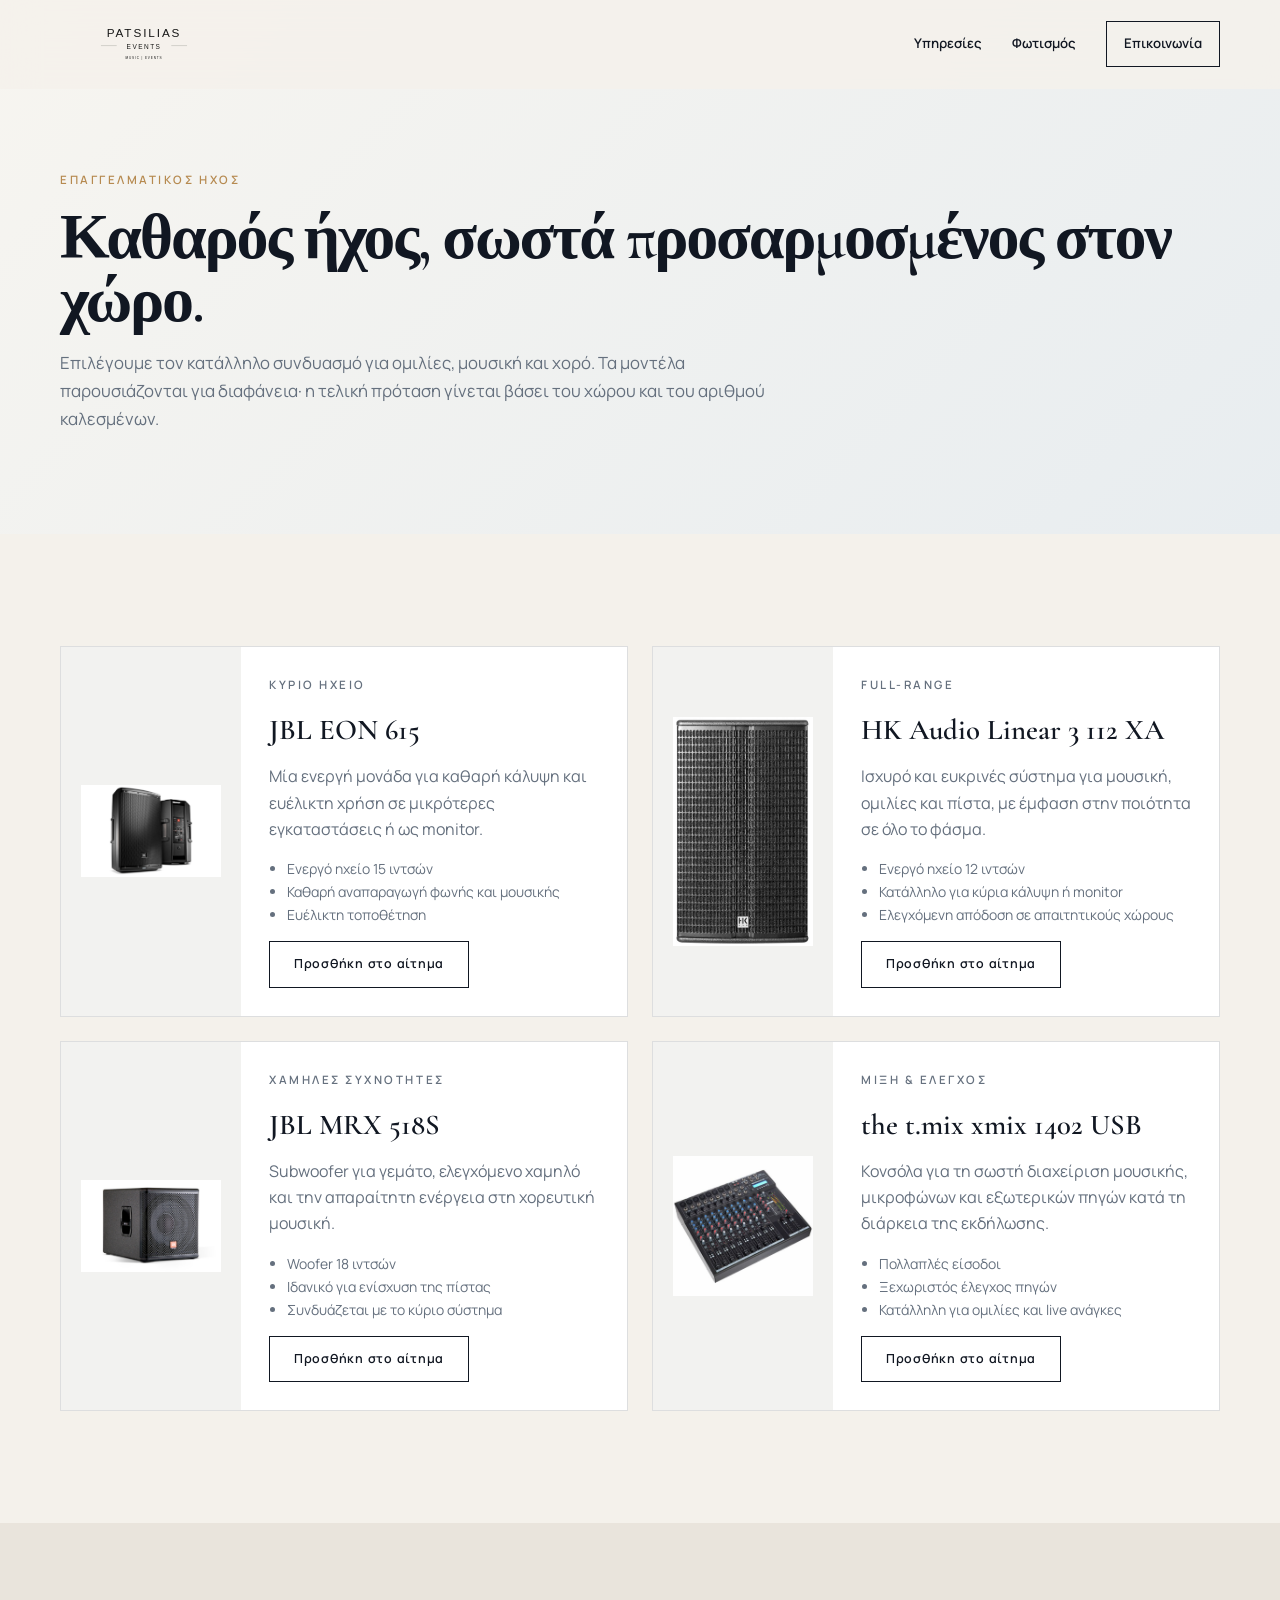
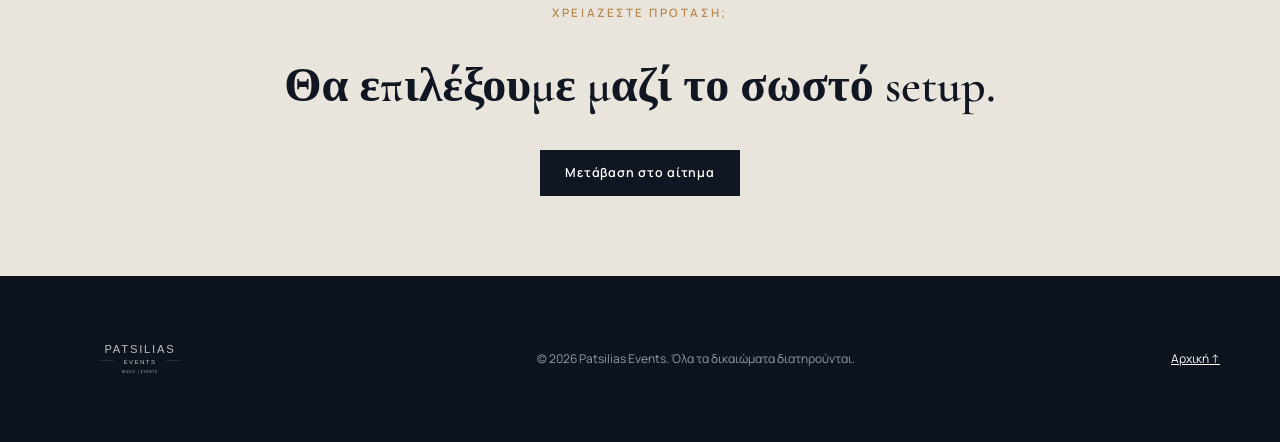
<file: sound_equipment.html>
<!doctype html><html lang="el"><head>
<meta charset="utf-8"><meta name="viewport" content="width=device-width,initial-scale=1"><meta name="description" content="Επαγγελματικός ηχητικός εξοπλισμός για γάμους και εκδηλώσεις στην Κοζάνη και όλη την Ελλάδα από την Patsilias Events."><meta name="theme-color" content="#111722">
<link rel="canonical" href="https://geopat0.github.io/patsiliaseventsgroup/sound_equipment.html"><link rel="icon" href="favicon.svg" type="image/svg+xml"><link rel="preconnect" href="https://fonts.googleapis.com"><link rel="preconnect" href="https://fonts.gstatic.com" crossorigin><link href="https://fonts.googleapis.com/css2?family=Cormorant+Garamond:wght@500;600&amp;family=Manrope:wght@400;500;600&amp;display=swap" rel="stylesheet"><link rel="stylesheet" href="styles.css"><title>Επαγγελματικός Ήχος | Patsilias Events</title></head><body>
<a class="skip-link" href="#main">Μετάβαση στο περιεχόμενο</a><header class="site-header" data-header><div class="container nav-wrap"><a class="brand" href="index.html" aria-label="Patsilias Events — Αρχική"><img src="patsilias-events-logo.svg" width="1600" height="700" alt="Patsilias Events — Music | Events"></a><button class="nav-toggle" type="button" aria-label="Άνοιγμα μενού" aria-controls="primary-nav" aria-expanded="false" data-nav-toggle><span></span><span></span></button><nav id="primary-nav" class="primary-nav" aria-label="Κύρια πλοήγηση" data-nav><a href="index.html#services">Υπηρεσίες</a><a href="lighting_equipment.html">Φωτισμός</a><a class="nav-cta" href="index.html#contact">Επικοινωνία</a></nav></div></header>
<main id="main"><section class="page-hero"><div class="container reveal"><p class="eyebrow">ΕΠΑΓΓΕΛΜΑΤΙΚΟΣ ΗΧΟΣ</p><h1>Καθαρός ήχος, σωστά προσαρμοσμένος στον χώρο.</h1><p>Επιλέγουμε τον κατάλληλο συνδυασμό για ομιλίες, μουσική και χορό. Τα μοντέλα παρουσιάζονται για διαφάνεια· η τελική πρόταση γίνεται βάσει του χώρου και του αριθμού καλεσμένων.</p></div></section>
<section class="section"><div class="container equipment-grid">
<article class="equipment-card reveal"><img src="eon615_duo_z_large.jpg" width="640" height="421" loading="lazy" alt="JBL EON 615 ενεργό ηχείο"><div class="equipment-body"><p class="eyebrow">ΚΥΡΙΟ ΗΧΕΙΟ</p><h2>JBL EON 615</h2><p>Μία ενεργή μονάδα για καθαρή κάλυψη και ευέλικτη χρήση σε μικρότερες εγκαταστάσεις ή ως monitor.</p><ul><li>Ενεργό ηχείο 15 ιντσών</li><li>Καθαρή αναπαραγωγή φωνής και μουσικής</li><li>Ευέλικτη τοποθέτηση</li></ul><button class="button button-ghost equipment-select" type="button" data-equipment="JBL EON 615" aria-pressed="false">Προσθήκη στο αίτημα</button></div></article>
<article class="equipment-card reveal"><img src="hk-audio-linear3-112xa-front-detail.jpg" width="337" height="550" loading="lazy" alt="HK Audio Linear 3 112 XA ηχείο"><div class="equipment-body"><p class="eyebrow">FULL-RANGE</p><h2>HK Audio Linear 3 112 XA</h2><p>Ισχυρό και ευκρινές σύστημα για μουσική, ομιλίες και πίστα, με έμφαση στην ποιότητα σε όλο το φάσμα.</p><ul><li>Ενεργό ηχείο 12 ιντσών</li><li>Κατάλληλο για κύρια κάλυψη ή monitor</li><li>Ελεγχόμενη απόδοση σε απαιτητικούς χώρους</li></ul><button class="button button-ghost equipment-select" type="button" data-equipment="HK Audio Linear 3 112 XA" aria-pressed="false">Προσθήκη στο αίτημα</button></div></article>
<article class="equipment-card reveal"><img src="mrx518s.jpg" width="640" height="421" loading="lazy" alt="JBL MRX 518S subwoofer"><div class="equipment-body"><p class="eyebrow">ΧΑΜΗΛΕΣ ΣΥΧΝΟΤΗΤΕΣ</p><h2>JBL MRX 518S</h2><p>Subwoofer για γεμάτο, ελεγχόμενο χαμηλό και την απαραίτητη ενέργεια στη χορευτική μουσική.</p><ul><li>Woofer 18 ιντσών</li><li>Ιδανικό για ενίσχυση της πίστας</li><li>Συνδυάζεται με το κύριο σύστημα</li></ul><button class="button button-ghost equipment-select" type="button" data-equipment="JBL MRX 518S" aria-pressed="false">Προσθήκη στο αίτημα</button></div></article>
<article class="equipment-card reveal"><img src="tmix-xmix-1402.jpg" width="600" height="600" loading="lazy" alt="the t.mix xmix 1402 USB κονσόλα ήχου"><div class="equipment-body"><p class="eyebrow">ΜΙΞΗ & ΕΛΕΓΧΟΣ</p><h2>the t.mix xmix 1402 USB</h2><p>Κονσόλα για τη σωστή διαχείριση μουσικής, μικροφώνων και εξωτερικών πηγών κατά τη διάρκεια της εκδήλωσης.</p><ul><li>Πολλαπλές είσοδοι</li><li>Ξεχωριστός έλεγχος πηγών</li><li>Κατάλληλη για ομιλίες και live ανάγκες</li></ul><button class="button button-ghost equipment-select" type="button" data-equipment="the t.mix xmix 1402 USB" aria-pressed="false">Προσθήκη στο αίτημα</button></div></article>
</div></section><section class="equipment-cta"><div class="container"><p class="eyebrow">ΧΡΕΙΑΖΕΣΤΕ ΠΡΟΤΑΣΗ;</p><h2>Θα επιλέξουμε μαζί το σωστό setup.</h2><a class="button button-primary" href="index.html#contact" data-equipment-cta>Μετάβαση στο αίτημα</a></div></section></main>
<footer class="site-footer"><div class="container footer-grid"><img src="patsilias-events-logo.svg" width="1600" height="700" alt="Patsilias Events"><p>© 2026 Patsilias Events. Όλα τα δικαιώματα διατηρούνται.</p><a href="index.html">Αρχική ↑</a></div></footer><script src="script.js?v=4" defer></script></body></html>
</file>
<file: styles.css>
:root{--ink:#111722;--navy:#182333;--muted:#65707e;--paper:#f4f1eb;--white:#fff;--gold:#b68a50;--blue:#95b7c9;--line:rgba(17,23,34,.14);--serif:"Cormorant Garamond",Georgia,serif;--sans:"Manrope",Arial,sans-serif;--shadow:0 24px 80px rgba(12,19,28,.13)}
*{box-sizing:border-box}html{scroll-behavior:smooth}body{margin:0;color:var(--ink);background:var(--paper);font-family:var(--sans);font-size:16px;line-height:1.65}img{max-width:100%;height:auto}a{color:inherit}.container{width:min(1160px,calc(100% - 40px));margin-inline:auto}.skip-link{position:fixed;z-index:1000;left:16px;top:12px;padding:10px 16px;background:#fff;transform:translateY(-160%)}.skip-link:focus{transform:none}.eyebrow{margin:0 0 18px;color:var(--gold);font-size:.72rem;font-weight:600;letter-spacing:.22em}.section{padding:112px 0}.section-heading{max-width:720px;margin-bottom:54px}.section-heading h2,.contact h2,.page-hero h1{margin:0;font:600 clamp(2.6rem,5vw,4.75rem)/.98 var(--serif);letter-spacing:-.035em}.site-header{position:fixed;z-index:100;inset:0 0 auto;background:rgba(244,241,235,.83);backdrop-filter:blur(18px);border-bottom:1px solid transparent;transition:.3s}.site-header.scrolled{border-color:var(--line)}.nav-wrap{height:88px;display:flex;align-items:center;justify-content:space-between}.brand{width:168px;display:block}.brand img{display:block}.primary-nav{display:flex;align-items:center;gap:30px}.primary-nav a{text-decoration:none;font-size:.83rem;font-weight:600}.nav-cta{padding:11px 17px;border:1px solid var(--ink)}.nav-toggle{display:none;border:0;background:none;width:42px;height:42px}.nav-toggle span{display:block;width:23px;height:1px;background:var(--ink);margin:7px auto}.hero{position:relative;min-height:760px;padding:150px 0 80px;display:flex;align-items:center;overflow:hidden;background:linear-gradient(135deg,#f7f5f0 0%,#e8edf0 100%)}.hero-grid{display:grid;grid-template-columns:1.05fr .95fr;gap:76px;align-items:center;position:relative;z-index:2}.hero h1{max-width:720px;margin:0 0 25px;font:600 clamp(4rem,7vw,7rem)/.84 var(--serif);letter-spacing:-.055em}.hero-lead{max-width:620px;font-size:1.09rem;color:#46515e}.location-line{font-size:.76rem;letter-spacing:.13em;text-transform:uppercase;color:var(--muted)}.location-line span{padding:0 7px;color:var(--gold)}.hero-actions{display:flex;gap:28px;align-items:center;margin-top:38px}.button{display:inline-flex;align-items:center;justify-content:center;border:1px solid transparent;padding:16px 24px;font:600 .78rem/1 var(--sans);letter-spacing:.06em;text-decoration:none;cursor:pointer;transition:.25s}.button-primary{background:var(--ink);color:#fff}.button-primary:hover{background:var(--gold)}.button-ghost{background:transparent;border-color:var(--ink);color:var(--ink)}.button-ghost:hover{background:var(--ink);color:#fff}.text-link{display:inline-block;text-decoration:none;font-size:.83rem;font-weight:600;border-bottom:1px solid currentColor;padding-bottom:4px}.hero-stage{position:relative;aspect-ratio:4/5;display:grid;place-items:center;isolation:isolate}.logo-card{position:relative;z-index:3;width:86%;padding:56px 42px 34px;background:rgba(255,255,255,.69);border:1px solid rgba(255,255,255,.78);box-shadow:var(--shadow);backdrop-filter:blur(12px);text-align:center}.logo-card img{display:block}.logo-card p{margin:10px 0 0;font-size:.65rem;letter-spacing:.24em;color:var(--muted)}.beam{position:absolute;z-index:1;width:80%;height:16%;filter:blur(9px);opacity:.23;border-radius:100%;transform-origin:left center;animation:sway 12s ease-in-out infinite alternate}.beam-blue{background:linear-gradient(90deg,var(--blue),transparent);top:20%;left:0;transform:rotate(24deg)}.beam-gold{background:linear-gradient(90deg,var(--gold),transparent);bottom:24%;right:-12%;transform:rotate(152deg);animation-delay:-5s}.hero-orb{position:absolute;border-radius:50%;filter:blur(3px);opacity:.16}.hero-orb-blue{width:380px;height:380px;background:var(--blue);right:8%;top:14%}.hero-orb-gold{width:250px;height:250px;background:var(--gold);left:12%;bottom:-110px}.spark{position:absolute;z-index:2;width:7px;height:7px;border-radius:50%;background:#fff;box-shadow:0 0 24px 8px rgba(255,255,255,.7)}.spark-one{top:25%;right:12%}.spark-two{bottom:27%;left:8%}.scroll-cue{position:absolute;left:28px;bottom:34px;font-size:.66rem;letter-spacing:.14em;text-decoration:none;text-transform:uppercase;writing-mode:vertical-rl}.services{background:#fff}.service-grid{display:grid;grid-template-columns:repeat(3,1fr);border-top:1px solid var(--line);border-bottom:1px solid var(--line)}.service-card{padding:42px 34px 46px;border-right:1px solid var(--line)}.service-card:last-child{border-right:0}.service-number{color:var(--gold);font-size:.7rem;letter-spacing:.12em}.service-card h3{margin:55px 0 18px;font:600 2rem/1 var(--serif)}.service-card p{color:var(--muted);min-height:132px}.work{background:var(--navy);color:#fff}.work .section-heading h2{color:#fff}.split-heading{max-width:none;display:grid;grid-template-columns:1.5fr .6fr;gap:60px;align-items:end}.split-heading>p{color:#aeb7c1;font-size:.9rem}.video-grid{display:grid;grid-template-columns:repeat(3,1fr);gap:18px}.video-card{aspect-ratio:16/11;background:#0b111a}.video-poster{position:relative;width:100%;height:100%;border:0;padding:24px;color:#fff;cursor:pointer;overflow:hidden;background:radial-gradient(circle at 72% 24%,rgba(149,183,201,.34),transparent 34%),linear-gradient(145deg,#27384a,#101722);text-align:left}.video-poster:before{content:"";position:absolute;inset:0;background:linear-gradient(130deg,transparent 20%,rgba(255,255,255,.08) 50%,transparent 80%);transform:translateX(-100%);transition:.8s}.video-poster:hover:before{transform:translateX(100%)}.tone-gold{background:radial-gradient(circle at 25% 30%,rgba(182,138,80,.42),transparent 38%),linear-gradient(145deg,#493e32,#151a22)}.tone-night{background:radial-gradient(circle at 72% 70%,rgba(119,88,168,.35),transparent 35%),linear-gradient(145deg,#17273e,#101219)}.video-index{position:absolute;top:20px;left:22px;font-size:.66rem;letter-spacing:.14em}.video-title{position:absolute;bottom:22px;left:24px;font:500 1.35rem var(--serif)}.play{position:absolute;inset:50% auto auto 50%;transform:translate(-50%,-50%);display:grid;place-items:center;width:60px;height:60px;border-radius:50%;border:1px solid rgba(255,255,255,.65);font-size:.8rem;padding-left:3px}.video-card iframe{width:100%;height:100%;border:0}.center{text-align:center;margin-top:38px}.work .button-ghost{border-color:#fff;color:#fff}.work .button-ghost:hover{background:#fff;color:var(--ink)}.about-grid,.faq-grid,.contact-grid{display:grid;grid-template-columns:.9fr 1.1fr;gap:100px}.about-copy .lead{font:500 2rem/1.25 var(--serif);margin-top:0}.about-copy>p:not(.lead){color:var(--muted)}.facts{display:flex;gap:60px;margin-top:46px;padding-top:30px;border-top:1px solid var(--line)}.facts div{display:grid}.facts strong{font:600 2.8rem var(--serif)}.facts span{color:var(--muted);font-size:.75rem}.process{background:#e9e4dc}.process-list{margin:0;padding:0;list-style:none;border-top:1px solid var(--line)}.process-list li{display:grid;grid-template-columns:100px 1fr;padding:30px 0;border-bottom:1px solid var(--line)}.process-list li>span{color:var(--gold);font-size:.72rem}.process-list h3{margin:0 0 6px;font:600 1.8rem var(--serif)}.process-list p{margin:0;color:var(--muted)}.faq{background:#fff}.accordion details{border-top:1px solid var(--line);padding:22px 0}.accordion details:last-child{border-bottom:1px solid var(--line)}.accordion summary{font-weight:600;cursor:pointer;list-style:none;padding-right:28px;position:relative}.accordion summary:after{content:"+";position:absolute;right:0}.accordion details[open] summary:after{content:"−"}.accordion p{color:var(--muted);max-width:640px}.contact{background:var(--navy);color:#fff}.contact-copy>p:not(.eyebrow){color:#b8c0c9}.contact-links{display:grid;gap:8px;margin-top:38px}.contact-links a{text-decoration:none}.contact-links span{color:#aab3bd}.contact-form{display:grid;gap:20px}.field-row{display:grid;grid-template-columns:1fr 1fr;gap:18px}.contact-form label{display:grid;gap:8px;font-size:.68rem;letter-spacing:.08em;text-transform:uppercase;color:#c2c9d0}.contact-form input,.contact-form select,.contact-form textarea{width:100%;border:0;border-bottom:1px solid rgba(255,255,255,.3);border-radius:0;padding:10px 0;background:transparent;color:#fff;font:400 1rem var(--sans)}.contact-form select{background:var(--navy)}.contact-form textarea{resize:vertical}.contact-form input:focus,.contact-form select:focus,.contact-form textarea:focus{outline:0;border-color:var(--gold)}.contact-form .button{justify-self:start}.form-note{margin:0;color:#98a3af;font-size:.72rem}.site-footer{background:#0e141d;color:#fff;padding:48px 0}.footer-grid{display:grid;grid-template-columns:160px 1fr auto;gap:35px;align-items:center}.footer-grid img{filter:invert(1);opacity:.8}.footer-grid p{margin:0;text-align:center;color:#929ca8;font-size:.75rem}.footer-grid a{font-size:.75rem}.mobile-call{display:none}.reveal{opacity:0;transform:translateY(18px);transition:opacity .7s ease,transform .7s ease}.reveal.visible{opacity:1;transform:none}
.page-hero{padding:170px 0 85px;background:linear-gradient(135deg,#f7f5f0,#e8edf0)}.page-hero p:not(.eyebrow){max-width:720px;color:var(--muted);font-size:1.05rem}.equipment-grid{display:grid;grid-template-columns:repeat(2,1fr);gap:24px}.equipment-card{display:grid;grid-template-columns:180px 1fr;background:#fff;border:1px solid var(--line);overflow:hidden}.equipment-card img{width:100%;height:100%;object-fit:contain;background:#f2f2f0;padding:20px}.equipment-body{padding:28px}.equipment-body h2{margin:0 0 8px;font:600 1.8rem var(--serif)}.equipment-body p{color:var(--muted)}.equipment-body ul{padding-left:18px;color:var(--muted);font-size:.87rem}.equipment-select.selected{background:var(--gold);border-color:var(--gold);color:#111}.equipment-cta{padding:80px 0;text-align:center;background:#e9e4dc}.equipment-cta h2{font:600 3rem/1 var(--serif)}
@keyframes sway{to{transform:rotate(16deg) translateY(16px)}}
@media(max-width:900px){.section{padding:84px 0}.nav-toggle{display:block}.primary-nav{position:absolute;left:0;right:0;top:88px;padding:30px 20px;background:var(--paper);display:none;flex-direction:column;align-items:flex-start;border-bottom:1px solid var(--line)}.primary-nav.open{display:flex}.hero{min-height:auto;padding-top:145px}.hero-grid{grid-template-columns:1fr}.hero-stage{display:none}.hero h1{font-size:clamp(3.8rem,14vw,6rem)}.scroll-cue{display:none}.service-grid,.video-grid{grid-template-columns:1fr 1fr}.service-card:nth-child(2){border-right:0}.service-card:last-child{grid-column:1/-1;border-top:1px solid var(--line)}.split-heading,.about-grid,.faq-grid,.contact-grid{grid-template-columns:1fr;gap:38px}.about-grid .section-heading,.faq-grid .section-heading{margin-bottom:0}.footer-grid{grid-template-columns:140px 1fr}.footer-grid a{display:none}.equipment-grid{grid-template-columns:1fr}}
@media(max-width:600px){.container{width:min(100% - 28px,1160px)}.nav-wrap{height:74px}.brand{width:138px}.primary-nav{top:74px}.hero{padding:124px 0 78px}.hero h1{font-size:3.75rem}.hero-lead{font-size:1rem}.hero-actions{align-items:flex-start;flex-direction:column}.section{padding:72px 0}.section-heading{margin-bottom:36px}.section-heading h2,.contact h2,.page-hero h1{font-size:2.7rem}.service-grid,.video-grid{grid-template-columns:1fr}.service-card{border-right:0;border-bottom:1px solid var(--line)}.service-card:last-child{grid-column:auto;border-top:0;border-bottom:0}.service-card p{min-height:auto}.video-card{aspect-ratio:16/10}.facts{gap:28px}.process-list li{grid-template-columns:48px 1fr}.field-row{grid-template-columns:1fr}.footer-grid{grid-template-columns:1fr;text-align:center}.footer-grid img{width:150px;margin:auto}.footer-grid p{text-align:center}.mobile-call{display:block;position:fixed;z-index:80;left:14px;right:14px;bottom:12px;padding:13px;background:var(--gold);color:#111;text-align:center;text-decoration:none;font-size:.78rem;font-weight:600;box-shadow:0 8px 28px rgba(0,0,0,.2)}body{padding-bottom:58px}.equipment-card{grid-template-columns:1fr}.equipment-card img{height:240px}.page-hero{padding:130px 0 60px}}
@media(prefers-reduced-motion:reduce){html{scroll-behavior:auto}.beam{animation:none}.reveal{opacity:1;transform:none;transition:none}}

.press-coverage {
  margin-top: clamp(3.5rem, 8vw, 6rem);
  padding-top: clamp(2rem, 5vw, 3.5rem);
  border-top: 1px solid rgba(255, 255, 255, .22);
  scroll-margin-top: 100px;
}

.press-coverage h3 {
  margin: 0;
  font: 600 clamp(2rem, 4vw, 3.25rem)/1.05 var(--serif);
  letter-spacing: -.025em;
}

.press-intro {
  margin: .75rem 0 1.75rem;
  color: #c4cbd3;
}

.press-grid {
  display: grid;
  grid-template-columns: repeat(3, minmax(0, 1fr));
  gap: 18px;
  margin: 0;
  padding: 0;
  list-style: none;
}

.press-link {
  display: flex;
  flex-direction: column;
  align-items: flex-start;
  gap: .6rem;
  height: 100%;
  padding: clamp(1.1rem, 3vw, 1.65rem);
  border: 1px solid rgba(255, 255, 255, .24);
  background: rgba(255, 255, 255, .04);
  text-decoration: none;
}

.press-link:hover,
.press-link:focus-visible {
  border-color: #dfbb88;
  background: rgba(255, 255, 255, .08);
}

.press-link:focus-visible {
  outline: 2px solid #dfbb88;
  outline-offset: 3px;
}

.press-location {
  color: #dfbb88;
  font-size: .75rem;
}

.press-couple {
  flex: 1;
  font: 600 clamp(1.5rem, 2.7vw, 2rem)/1.1 var(--serif);
}

.press-action {
  margin-top: .4rem;
  font-size: .8rem;
  text-decoration: underline;
  text-underline-offset: .25em;
}

@media (max-width: 760px) {
  .press-grid {
    grid-template-columns: 1fr;
    gap: 12px;
  }
}
</file>
